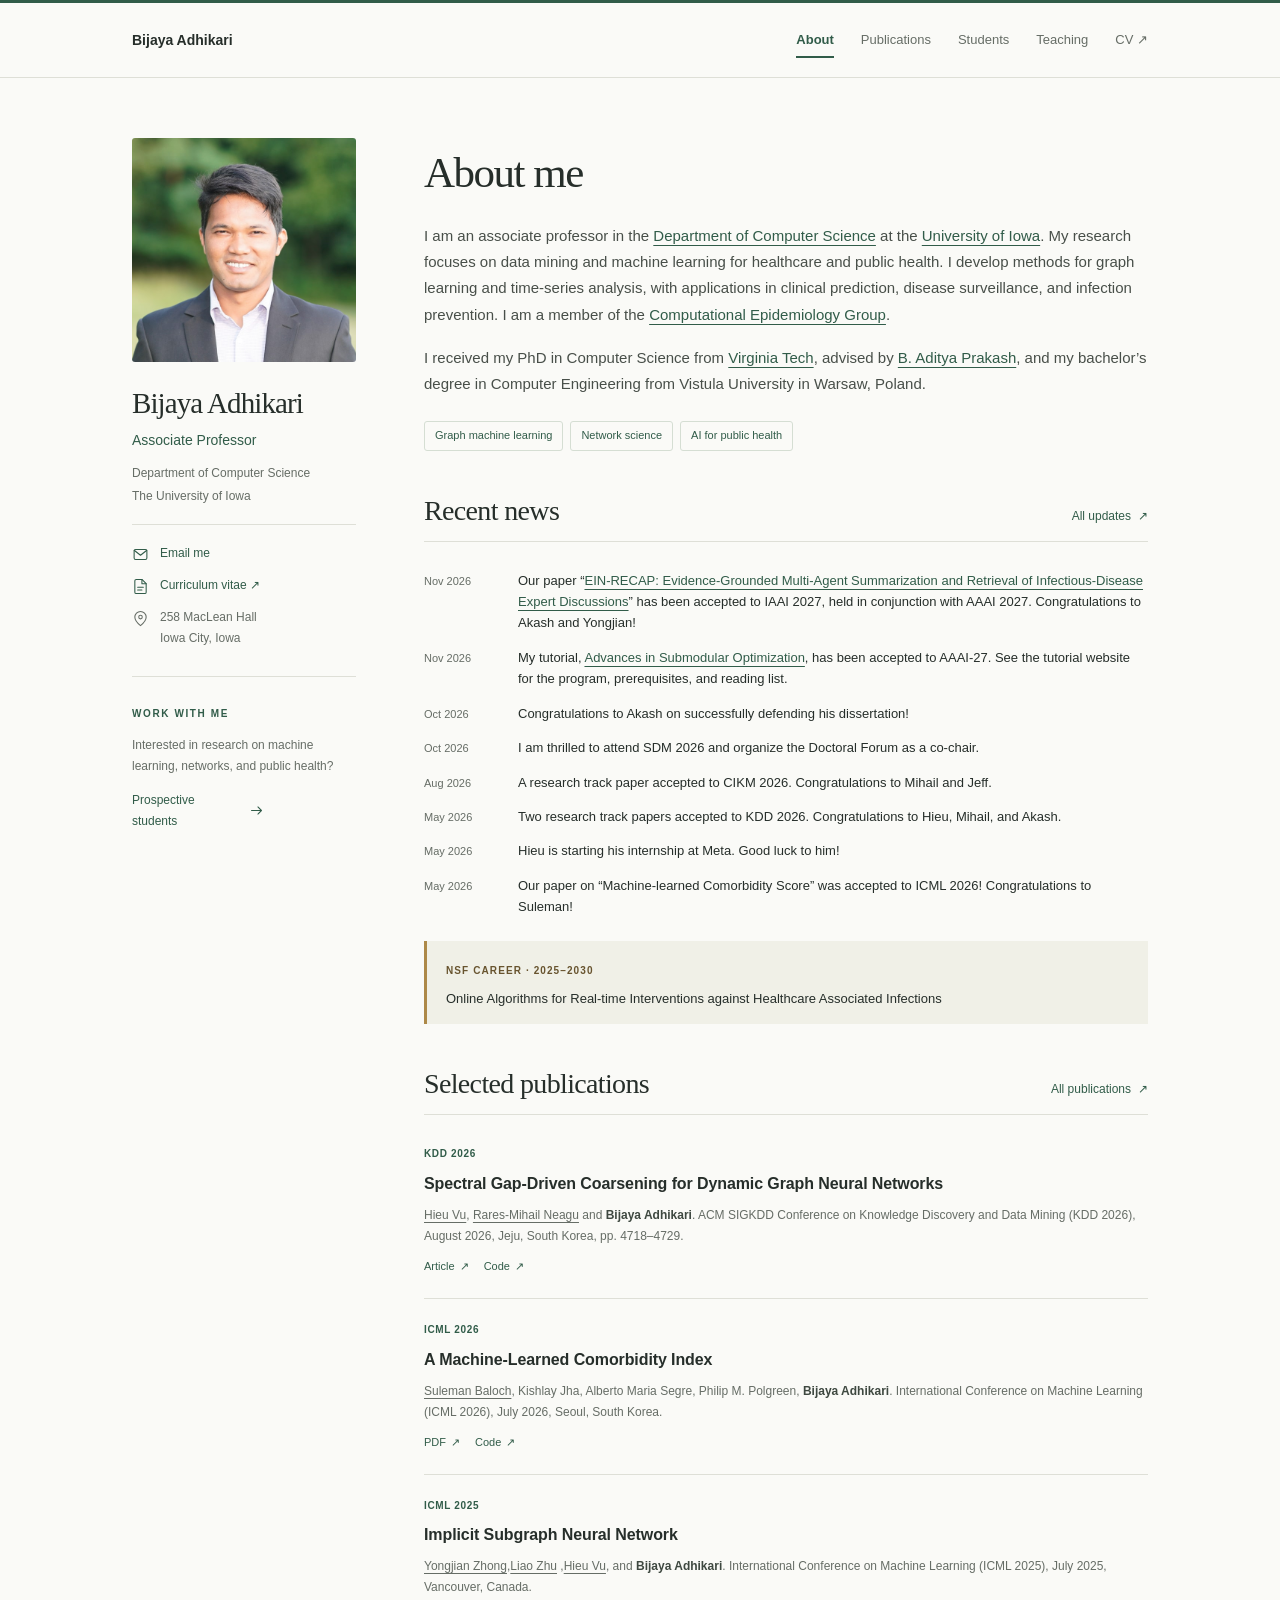
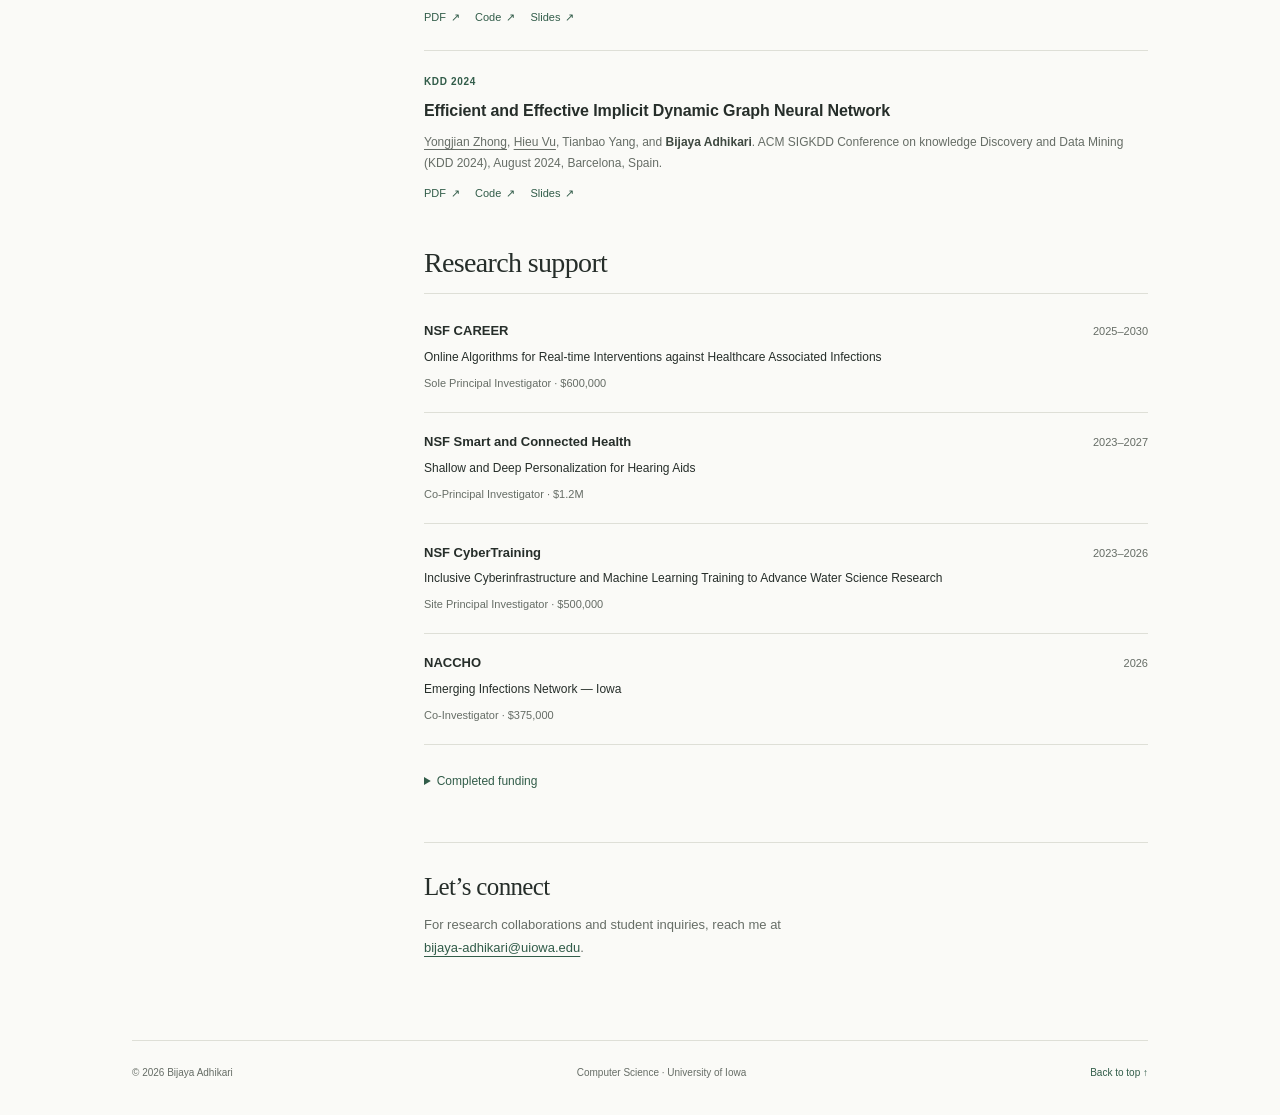
<file: index.html>
<!doctype html>
<html lang="en">
<head>
  <meta charset="utf-8">
  <meta name="viewport" content="width=device-width, initial-scale=1">
  <title>Home · Bijaya Adhikari</title>
  <meta name="description" content="Bijaya Adhikari is an associate professor of computer science at the University of Iowa, researching graph machine learning, networks, and public health.">
  <meta name="theme-color" content="#fafaf7">
  <link rel="canonical" href="https://bijayaadh.github.io/">
  <meta property="og:title" content="Home · Bijaya Adhikari">
  <meta property="og:description" content="Bijaya Adhikari is an associate professor of computer science at the University of Iowa, researching graph machine learning, networks, and public health.">
  <meta property="og:type" content="website">
  <meta property="og:image" content="https://bijayaadh.github.io/assets/img/portrait.jpg">
  <link rel="icon" href="assets/img/favicon.svg" type="image/svg+xml">
  <link rel="stylesheet" href="assets/style.css">
</head>
<body>
<a class="skip-link" href="#main">Skip to content</a>
<header class="site-header">
  <div class="header-inner">
    <a class="wordmark" href="index.html" aria-label="Bijaya Adhikari — home"><span>Bijaya Adhikari</span></a>
    <nav aria-label="Main navigation"><a href="index.html" aria-current="page">About</a><a href="publications.html">Publications</a><a href="prospective.html">Students</a><a href="teaching.html">Teaching</a><a href="assets/doc/CV.pdf">CV ↗</a></nav>
  </div>
</header>
<div class="site-layout">
  <aside class="profile" aria-label="Profile and contact">
    <img class="portrait" src="assets/img/portrait.jpg" alt="Bijaya Adhikari" width="440" height="440" fetchpriority="high">
    <div class="profile-details">
      <p class="profile-name">Bijaya Adhikari</p>
      <p class="position">Associate Professor</p>
      <p class="affiliation"><a href="https://cs.uiowa.edu/">Department of Computer Science</a><br><a href="https://uiowa.edu/">The University of Iowa</a></p>
      <div class="profile-links">
        <a href="mailto:bijaya-adhikari@uiowa.edu"><svg class="icon" viewBox="0 0 24 24" fill="none" stroke="currentColor" stroke-width="1.5" stroke-linecap="round" stroke-linejoin="round" aria-hidden="true"><rect x="3" y="5" width="18" height="14" rx="2"/><path d="m3 6 9 7 9-7"/></svg><span>Email me</span></a>
        <a href="assets/doc/CV.pdf"><svg class="icon" viewBox="0 0 24 24" fill="none" stroke="currentColor" stroke-width="1.5" stroke-linecap="round" stroke-linejoin="round" aria-hidden="true"><path d="M14 2H6a2 2 0 0 0-2 2v16a2 2 0 0 0 2 2h12a2 2 0 0 0 2-2V8Z"/><path d="M14 2v6h6M8 13h8M8 17h6"/></svg><span>Curriculum vitae <span aria-hidden="true">↗</span></span></a>
        <span><svg class="icon" viewBox="0 0 24 24" fill="none" stroke="currentColor" stroke-width="1.5" stroke-linecap="round" stroke-linejoin="round" aria-hidden="true"><path d="M20 10c0 6-8 12-8 12S4 16 4 10a8 8 0 1 1 16 0Z"/><circle cx="12" cy="10" r="2.5"/></svg><span>258 MacLean Hall<br>Iowa City, Iowa</span></span>
      </div>
      <div class="sidebar-note"><span class="eyebrow">Work with me</span><p>Interested in research on machine learning, networks, and public health?</p><a class="text-link" href="prospective.html#join">Prospective students <svg class="icon" viewBox="0 0 24 24" fill="none" stroke="currentColor" stroke-width="1.5" stroke-linecap="round" stroke-linejoin="round" aria-hidden="true"><path d="M5 12h14m-5-5 5 5-5 5"/></svg></a></div>
    </div>
  </aside>
  <main id="main" tabindex="-1">
<section class="intro" aria-labelledby="about-title">
  <h1 id="about-title">About me</h1>
  <p>I am an associate professor in the <a href="https://cs.uiowa.edu/">Department of Computer Science</a> at the <a href="https://uiowa.edu/">University of Iowa</a>. My research focuses on data mining and machine learning for healthcare and public health. I develop methods for graph learning and time-series analysis, with applications in clinical prediction, disease surveillance, and infection prevention. I am a member of the <a href="https://compepi.cs.uiowa.edu/">Computational Epidemiology Group</a>.</p>
  <p>I received my PhD in Computer Science from <a href="https://cs.vt.edu/">Virginia Tech</a>, advised by <a href="https://www.cc.gatech.edu/~badityap/">B. Aditya Prakash</a>, and my bachelor’s degree in Computer Engineering from Vistula University in Warsaw, Poland.</p>
  <div class="research-areas" aria-label="Research interests"><span>Graph machine learning</span><span>Network science</span><span>AI for public health</span></div>
</section>
<section aria-labelledby="news-title">
  <div class="section-heading"><h2 id="news-title">Recent news</h2><a class="text-link" href="news.html">All updates <span aria-hidden="true">↗</span></a></div>
<ol class="news-list"><li><time datetime="2026-11">Nov 2026</time><div>Our paper “<a href="publications.html#ein-recap">EIN-RECAP: Evidence-Grounded Multi-Agent Summarization and Retrieval of Infectious-Disease Expert Discussions</a>” has been accepted to IAAI 2027, held in conjunction with AAAI 2027. Congratulations to Akash and Yongjian!</div></li><li><time datetime="2026-11">Nov 2026</time><div>My tutorial, <a href="tutorials/aaai27-submodular-optimization/">Advances in Submodular Optimization</a>, has been accepted to AAAI-27. See the tutorial website for the program, prerequisites, and reading list.</div></li><li><time datetime="2026-10">Oct 2026</time><div>Congratulations to Akash on successfully defending his dissertation!</div></li><li><time datetime="2026-10">Oct 2026</time><div>I am thrilled to attend SDM 2026 and organize the Doctoral Forum as a co-chair.</div></li><li><time datetime="2026-08">Aug 2026</time><div>A research track paper accepted to CIKM 2026. Congratulations to Mihail and Jeff.</div></li><li><time datetime="2026-05">May 2026</time><div>Two research track papers accepted to KDD 2026. Congratulations to Hieu, Mihail, and Akash.</div></li><li><time datetime="2026-05">May 2026</time><div>Hieu is starting his internship at Meta. Good luck to him!</div></li><li><time datetime="2026-05">May 2026</time><div>Our paper on “Machine-learned Comorbidity Score” was accepted to ICML 2026! Congratulations to Suleman!</div></li></ol>
  <div class="highlight"><span class="highlight-label">NSF CAREER · 2025–2030</span><p>Online Algorithms for Real-time Interventions against Healthcare Associated Infections</p></div>
</section>
<section aria-labelledby="publications-title">
  <div class="section-heading"><h2 id="publications-title">Selected publications</h2><a class="text-link" href="publications.html">All publications <span aria-hidden="true">↗</span></a></div>
<article class="publication">
  <div class="publication-meta"><span class="venue">KDD 2026</span></div>
  <h3>Spectral Gap-Driven Coarsening for Dynamic Graph Neural Networks</h3>
  <p class="citation"><u class="student-author">Hieu Vu</u>, <u class="student-author">Rares-Mihail Neagu</u> and <strong>Bijaya Adhikari</strong>. ACM SIGKDD Conference on Knowledge Discovery and Data Mining (KDD 2026), August 2026, Jeju, South Korea, pp. 4718–4729.</p>
  <div class="resource-links"><a href="https://doi.org/10.1145/3770855.3818105">Article <span aria-hidden="true">↗</span></a><a href="https://github.com/hieuvt29/SACoD">Code <span aria-hidden="true">↗</span></a></div>
</article><article class="publication">
  <div class="publication-meta"><span class="venue">ICML 2026</span></div>
  <h3>A Machine-Learned Comorbidity Index</h3>
  <p class="citation"><u class="student-author">Suleman Baloch</u>, Kishlay Jha, Alberto Maria Segre, Philip M. Polgreen, <strong>Bijaya Adhikari</strong>. International Conference on Machine Learning (ICML 2026), July 2026, Seoul, South Korea.</p>
  <div class="resource-links"><a href="https://arxiv.org/pdf/2606.17450">PDF <span aria-hidden="true">↗</span></a><a href="https://github.com/sbbaloch2024/A-Machine-Learned-Comorbidity-Index">Code <span aria-hidden="true">↗</span></a></div>
</article><article class="publication">
  <div class="publication-meta"><span class="venue">ICML 2025</span></div>
  <h3>Implicit Subgraph Neural Network</h3>
  <p class="citation"><u class="student-author">Yongjian Zhong</u>,<u class="student-author">Liao Zhu</u> ,<u class="student-author">Hieu Vu</u>, and <strong>Bijaya Adhikari</strong>. International Conference on Machine Learning (ICML 2025), July 2025, Vancouver, Canada.</p>
  <div class="resource-links"><a href="assets/doc/papers/ISGNNICML2025.pdf">PDF <span aria-hidden="true">↗</span></a><a href="assets/doc/codes/ISGNNICML2025.zip">Code <span aria-hidden="true">↗</span></a><a href="assets/doc/slides/ISGNNICML2025.pdf">Slides <span aria-hidden="true">↗</span></a></div>
</article><article class="publication">
  <div class="publication-meta"><span class="venue">KDD 2024</span></div>
  <h3>Efficient and Effective Implicit Dynamic Graph Neural Network</h3>
  <p class="citation"><u class="student-author">Yongjian Zhong</u>, <u class="student-author">Hieu Vu</u>, Tianbao Yang, and <strong>Bijaya Adhikari</strong>. ACM SIGKDD Conference on knowledge Discovery and Data Mining (KDD 2024), August 2024, Barcelona, Spain.</p>
  <div class="resource-links"><a href="assets/doc/papers/IDGNNKDD2024.pdf">PDF <span aria-hidden="true">↗</span></a><a href="assets/doc/codes/IDGNN.zip">Code <span aria-hidden="true">↗</span></a><a href="assets/doc/slides/IDGNNKDD2024Slides.pdf">Slides <span aria-hidden="true">↗</span></a></div>
</article>
</section>
<section aria-labelledby="funding-title">
  <div class="section-heading"><h2 id="funding-title">Research support</h2></div>
  <ul class="funding-list">
    <li><div><strong>NSF CAREER</strong><p>Online Algorithms for Real-time Interventions against Healthcare Associated Infections</p><span>Sole Principal Investigator · $600,000</span></div><time>2025–2030</time></li>
    <li><div><strong>NSF Smart and Connected Health</strong><p>Shallow and Deep Personalization for Hearing Aids</p><span>Co-Principal Investigator · $1.2M</span></div><time>2023–2027</time></li>
    <li><div><strong>NSF CyberTraining</strong><p>Inclusive Cyberinfrastructure and Machine Learning Training to Advance Water Science Research</p><span>Site Principal Investigator · $500,000</span></div><time>2023–2026</time></li>
    <li><div><strong>NACCHO</strong><p>Emerging Infections Network — Iowa</p><span>Co-Investigator · $375,000</span></div><time>2026</time></li>
  </ul>
  <details><summary>Completed funding</summary><ul class="plain-list"><li><strong>UIowa OVPR Interdisciplinary Scholars Grant</strong><br>Co-Investigator · 2022–2025 · $220,000</li><li><strong>UIowa OVPR Jumpstarting Tomorrow Health Disparities and Machine Learning Community Feasibility Grant</strong><br>Principal Investigator · 2021–2022 · $25,000</li><li><strong>CDC MInD Healthcare Network COVID-19 Supplemental Funding</strong><br>Co-Investigator · 2020–2022 · $1.2M</li></ul></details>
</section>
<section class="contact-section" aria-labelledby="contact-title"><h2 id="contact-title">Let’s connect</h2><p>For research collaborations and student inquiries, reach me at<br><a href="mailto:bijaya-adhikari@uiowa.edu">bijaya-adhikari@uiowa.edu</a>.</p></section></main>
</div>
<footer class="site-footer"><span>© 2026 Bijaya Adhikari</span><span>Computer Science · University of Iowa</span><a href="#main">Back to top ↑</a></footer>
</body>
</html>
</file>
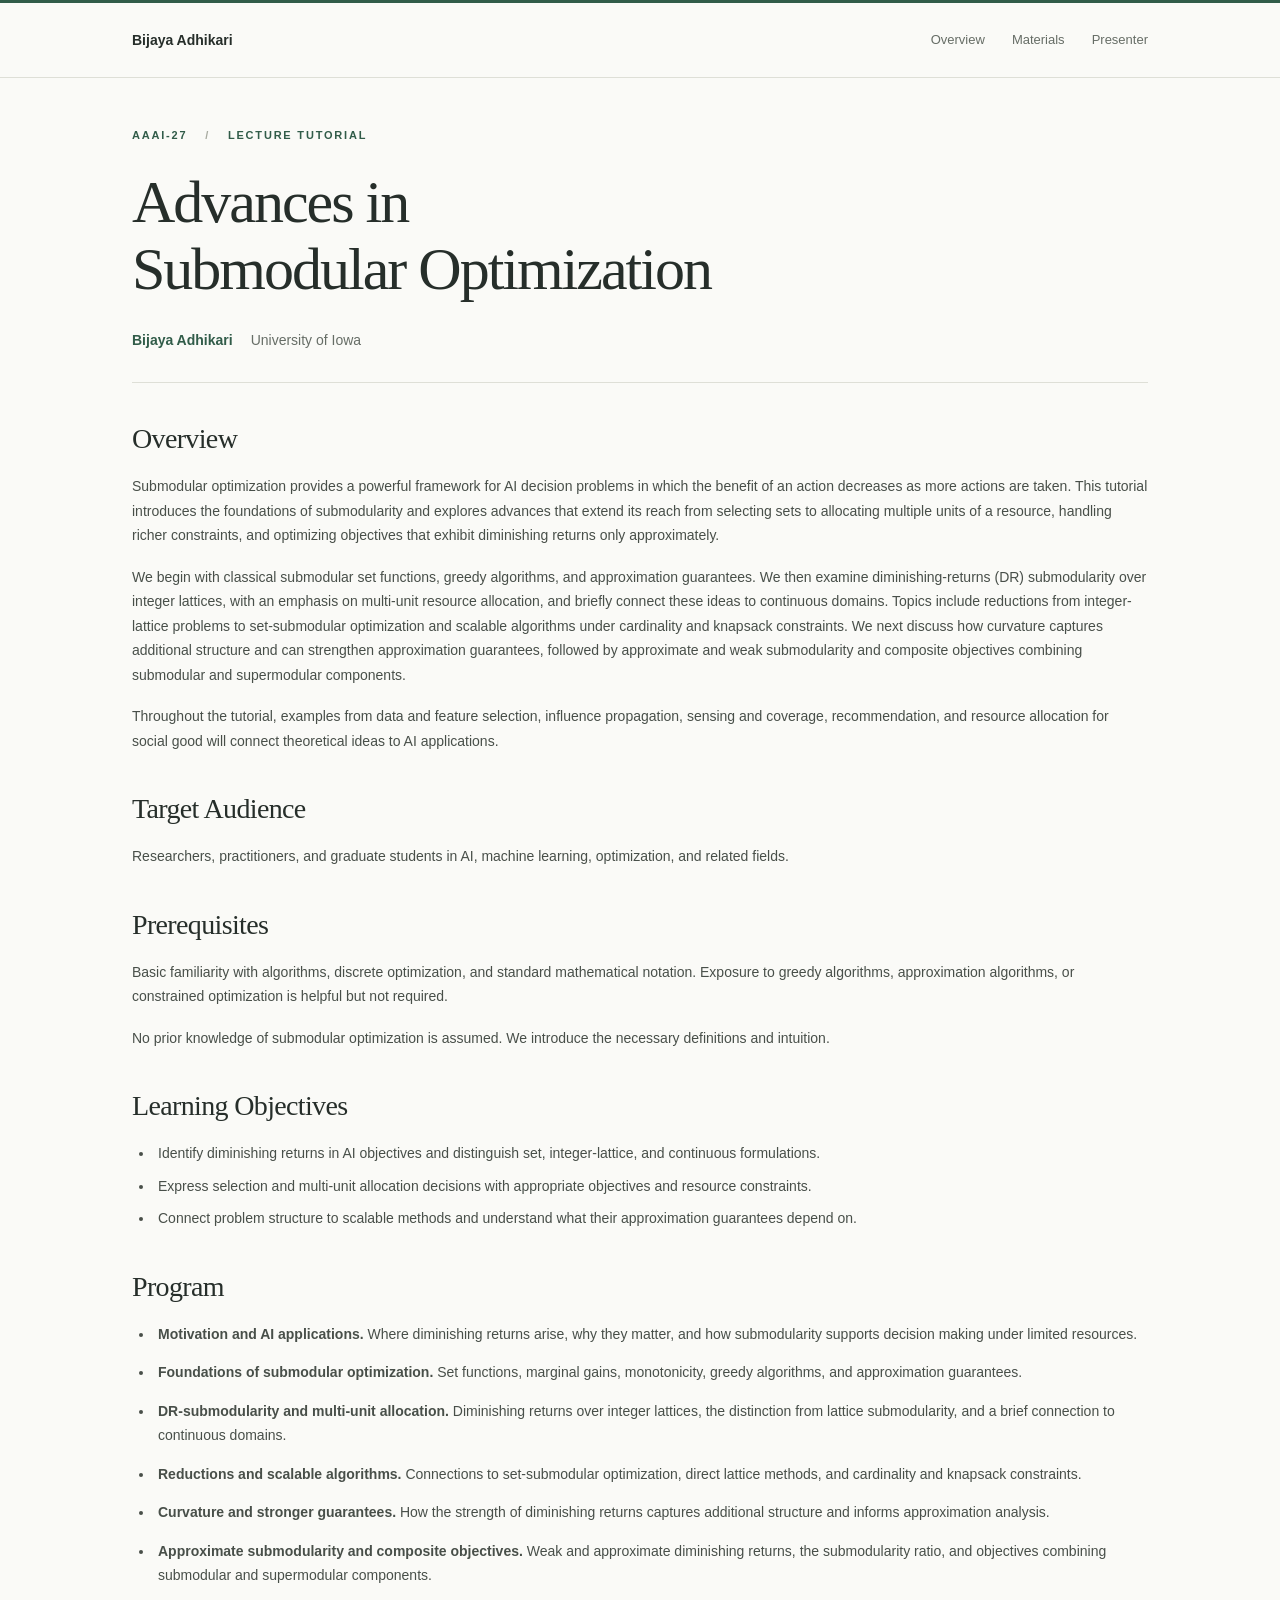
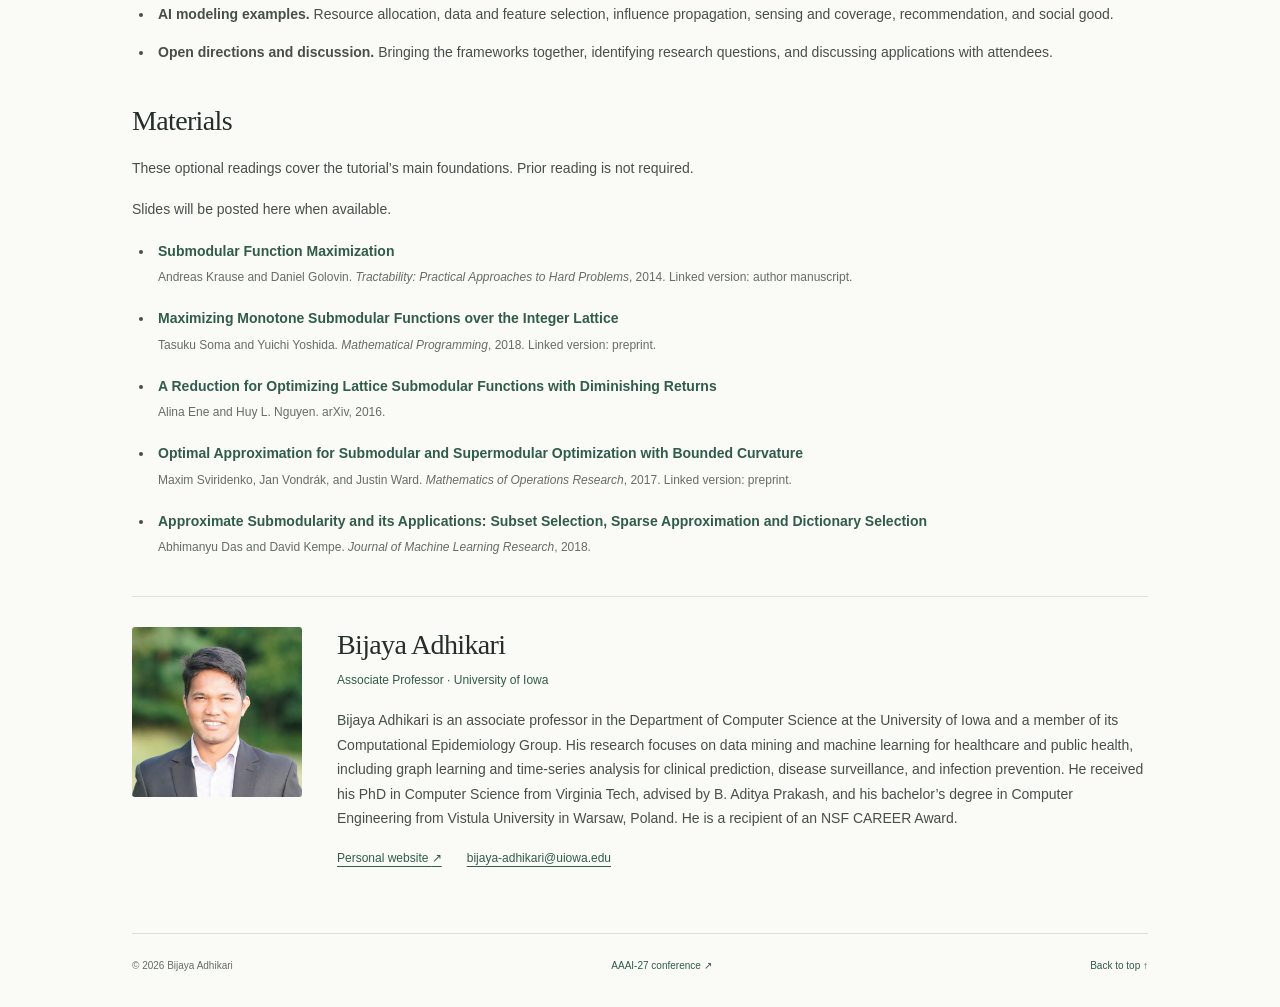
<file: tutorials/aaai27-submodular-optimization/index.html>
<!doctype html>
<html lang="en">
<head>
  <meta charset="utf-8">
  <meta name="viewport" content="width=device-width, initial-scale=1">
  <title>Advances in Submodular Optimization · AAAI-27 Tutorial</title>
  <meta name="description" content="An AAAI-27 tutorial by Bijaya Adhikari on submodularity, integer-lattice DR-submodular optimization, curvature, and approximate submodularity.">
  <meta name="theme-color" content="#fafaf7">
  <link rel="canonical" href="https://bijayaadh.github.io/tutorials/aaai27-submodular-optimization/">
  <meta property="og:title" content="Advances in Submodular Optimization · AAAI-27 Tutorial">
  <meta property="og:description" content="From classical set functions to multi-unit resource allocation, curvature, and approximate submodularity. A lecture tutorial with Bijaya Adhikari.">
  <meta property="og:type" content="website">
  <meta property="og:url" content="https://bijayaadh.github.io/tutorials/aaai27-submodular-optimization/">
  <meta property="og:image" content="https://bijayaadh.github.io/assets/img/portrait.jpg">
  <link rel="icon" href="../../assets/img/favicon.svg" type="image/svg+xml">
  <link rel="stylesheet" href="../../assets/style.css">
  <link rel="stylesheet" href="tutorial.css">
</head>
<body>
<a class="skip-link" href="#main">Skip to content</a>
<header class="site-header">
  <div class="header-inner">
    <a class="wordmark" href="../../index.html">Bijaya Adhikari</a>
    <nav aria-label="Tutorial navigation">
      <a href="#overview">Overview</a>
      <a href="#materials">Materials</a>
      <a href="#presenter">Presenter</a>
    </nav>
  </div>
</header>
<main id="main" class="tutorial-main" tabindex="-1">
  <section class="tutorial-hero" aria-labelledby="tutorial-title">
    <p class="eyebrow"><a href="https://aaai.org/conference/aaai/aaai-27/">AAAI-27</a> <span aria-hidden="true">/</span> Lecture tutorial</p>
    <h1 id="tutorial-title">Advances in<br>Submodular Optimization</h1>
    <p class="tutorial-byline"><a href="#presenter">Bijaya Adhikari</a><span>University of Iowa</span></p>
  </section>

  <section id="overview" aria-labelledby="overview-title">
    <h2 id="overview-title">Overview</h2>
    <p>Submodular optimization provides a powerful framework for AI decision problems in which the benefit of an action decreases as more actions are taken. This tutorial introduces the foundations of submodularity and explores advances that extend its reach from selecting sets to allocating multiple units of a resource, handling richer constraints, and optimizing objectives that exhibit diminishing returns only approximately.</p>
    <p>We begin with classical submodular set functions, greedy algorithms, and approximation guarantees. We then examine diminishing-returns (DR) submodularity over integer lattices, with an emphasis on multi-unit resource allocation, and briefly connect these ideas to continuous domains. Topics include reductions from integer-lattice problems to set-submodular optimization and scalable algorithms under cardinality and knapsack constraints. We next discuss how curvature captures additional structure and can strengthen approximation guarantees, followed by approximate and weak submodularity and composite objectives combining submodular and supermodular components.</p>
    <p>Throughout the tutorial, examples from data and feature selection, influence propagation, sensing and coverage, recommendation, and resource allocation for social good will connect theoretical ideas to AI applications.</p>
  </section>

  <section id="audience" aria-labelledby="audience-title">
    <h2 id="audience-title">Target Audience</h2>
    <p>Researchers, practitioners, and graduate students in AI, machine learning, optimization, and related fields.</p>
  </section>

  <section id="prerequisites" aria-labelledby="prerequisites-title">
    <h2 id="prerequisites-title">Prerequisites</h2>
    <p>Basic familiarity with algorithms, discrete optimization, and standard mathematical notation. Exposure to greedy algorithms, approximation algorithms, or constrained optimization is helpful but not required.</p>
    <p>No prior knowledge of submodular optimization is assumed. We introduce the necessary definitions and intuition.</p>
  </section>

  <section aria-labelledby="outcomes-title">
    <h2 id="outcomes-title">Learning Objectives</h2>
    <ul class="tutorial-objectives">
      <li>Identify diminishing returns in AI objectives and distinguish set, integer-lattice, and continuous formulations.</li>
      <li>Express selection and multi-unit allocation decisions with appropriate objectives and resource constraints.</li>
      <li>Connect problem structure to scalable methods and understand what their approximation guarantees depend on.</li>
    </ul>
  </section>

  <section id="program" aria-labelledby="program-title">
    <h2 id="program-title">Program</h2>
    <ul class="tutorial-program">
      <li><strong>Motivation and AI applications.</strong> Where diminishing returns arise, why they matter, and how submodularity supports decision making under limited resources.</li>
      <li><strong>Foundations of submodular optimization.</strong> Set functions, marginal gains, monotonicity, greedy algorithms, and approximation guarantees.</li>
      <li><strong>DR-submodularity and multi-unit allocation.</strong> Diminishing returns over integer lattices, the distinction from lattice submodularity, and a brief connection to continuous domains.</li>
      <li><strong>Reductions and scalable algorithms.</strong> Connections to set-submodular optimization, direct lattice methods, and cardinality and knapsack constraints.</li>
      <li><strong>Curvature and stronger guarantees.</strong> How the strength of diminishing returns captures additional structure and informs approximation analysis.</li>
      <li><strong>Approximate submodularity and composite objectives.</strong> Weak and approximate diminishing returns, the submodularity ratio, and objectives combining submodular and supermodular components.</li>
      <li><strong>AI modeling examples.</strong> Resource allocation, data and feature selection, influence propagation, sensing and coverage, recommendation, and social good.</li>
      <li><strong>Open directions and discussion.</strong> Bringing the frameworks together, identifying research questions, and discussing applications with attendees.</li>
    </ul>
  </section>

  <section id="materials" aria-labelledby="materials-title">
    <h2 id="materials-title">Materials</h2>
    <p>These optional readings cover the tutorial’s main foundations. Prior reading is not required.</p>
    <p>Slides will be posted here when available.</p>
    <ul class="tutorial-readings">
      <li><a class="reading-title" href="https://www.cs.cmu.edu/~dgolovin/papers/submodular_survey12.pdf">Submodular Function Maximization</a><p>Andreas Krause and Daniel Golovin. <cite>Tractability: Practical Approaches to Hard Problems</cite>, 2014. <span class="reading-version">Linked version: author manuscript.</span></p></li>
      <li><a class="reading-title" href="https://arxiv.org/abs/1503.01218">Maximizing Monotone Submodular Functions over the Integer Lattice</a><p>Tasuku Soma and Yuichi Yoshida. <cite>Mathematical Programming</cite>, 2018. <span class="reading-version">Linked version: preprint.</span></p></li>
      <li><a class="reading-title" href="https://arxiv.org/abs/1606.08362">A Reduction for Optimizing Lattice Submodular Functions with Diminishing Returns</a><p>Alina Ene and Huy L. Nguyen. arXiv, 2016.</p></li>
      <li><a class="reading-title" href="https://arxiv.org/abs/1311.4728">Optimal Approximation for Submodular and Supermodular Optimization with Bounded Curvature</a><p>Maxim Sviridenko, Jan Vondrák, and Justin Ward. <cite>Mathematics of Operations Research</cite>, 2017. <span class="reading-version">Linked version: preprint.</span></p></li>
      <li><a class="reading-title" href="https://jmlr.org/papers/v19/16-534.html">Approximate Submodularity and its Applications: Subset Selection, Sparse Approximation and Dictionary Selection</a><p>Abhimanyu Das and David Kempe. <cite>Journal of Machine Learning Research</cite>, 2018.</p></li>
    </ul>
  </section>

  <section id="presenter" aria-labelledby="presenter-title">
    <div class="tutorial-presenter">
      <img src="../../assets/img/portrait.jpg" alt="Bijaya Adhikari" width="440" height="440" loading="lazy">
      <div><h2 id="presenter-title">Bijaya Adhikari</h2><p class="presenter-affiliation">Associate Professor · University of Iowa</p>
      <p>Bijaya Adhikari is an associate professor in the Department of Computer Science at the University of Iowa and a member of its Computational Epidemiology Group. His research focuses on data mining and machine learning for healthcare and public health, including graph learning and time-series analysis for clinical prediction, disease surveillance, and infection prevention. He received his PhD in Computer Science from Virginia Tech, advised by B. Aditya Prakash, and his bachelor’s degree in Computer Engineering from Vistula University in Warsaw, Poland. He is a recipient of an NSF CAREER Award.</p>
      <div class="presenter-links"><a href="../../index.html">Personal website <span aria-hidden="true">↗</span></a><a href="mailto:bijaya-adhikari@uiowa.edu">bijaya-adhikari@uiowa.edu</a></div></div>
    </div>
  </section>
</main>
<footer class="site-footer"><span>© 2026 Bijaya Adhikari</span><a href="https://aaai.org/conference/aaai/aaai-27/">AAAI-27 conference <span aria-hidden="true">↗</span></a><a href="#main">Back to top ↑</a></footer>
</body>
</html>
</file>
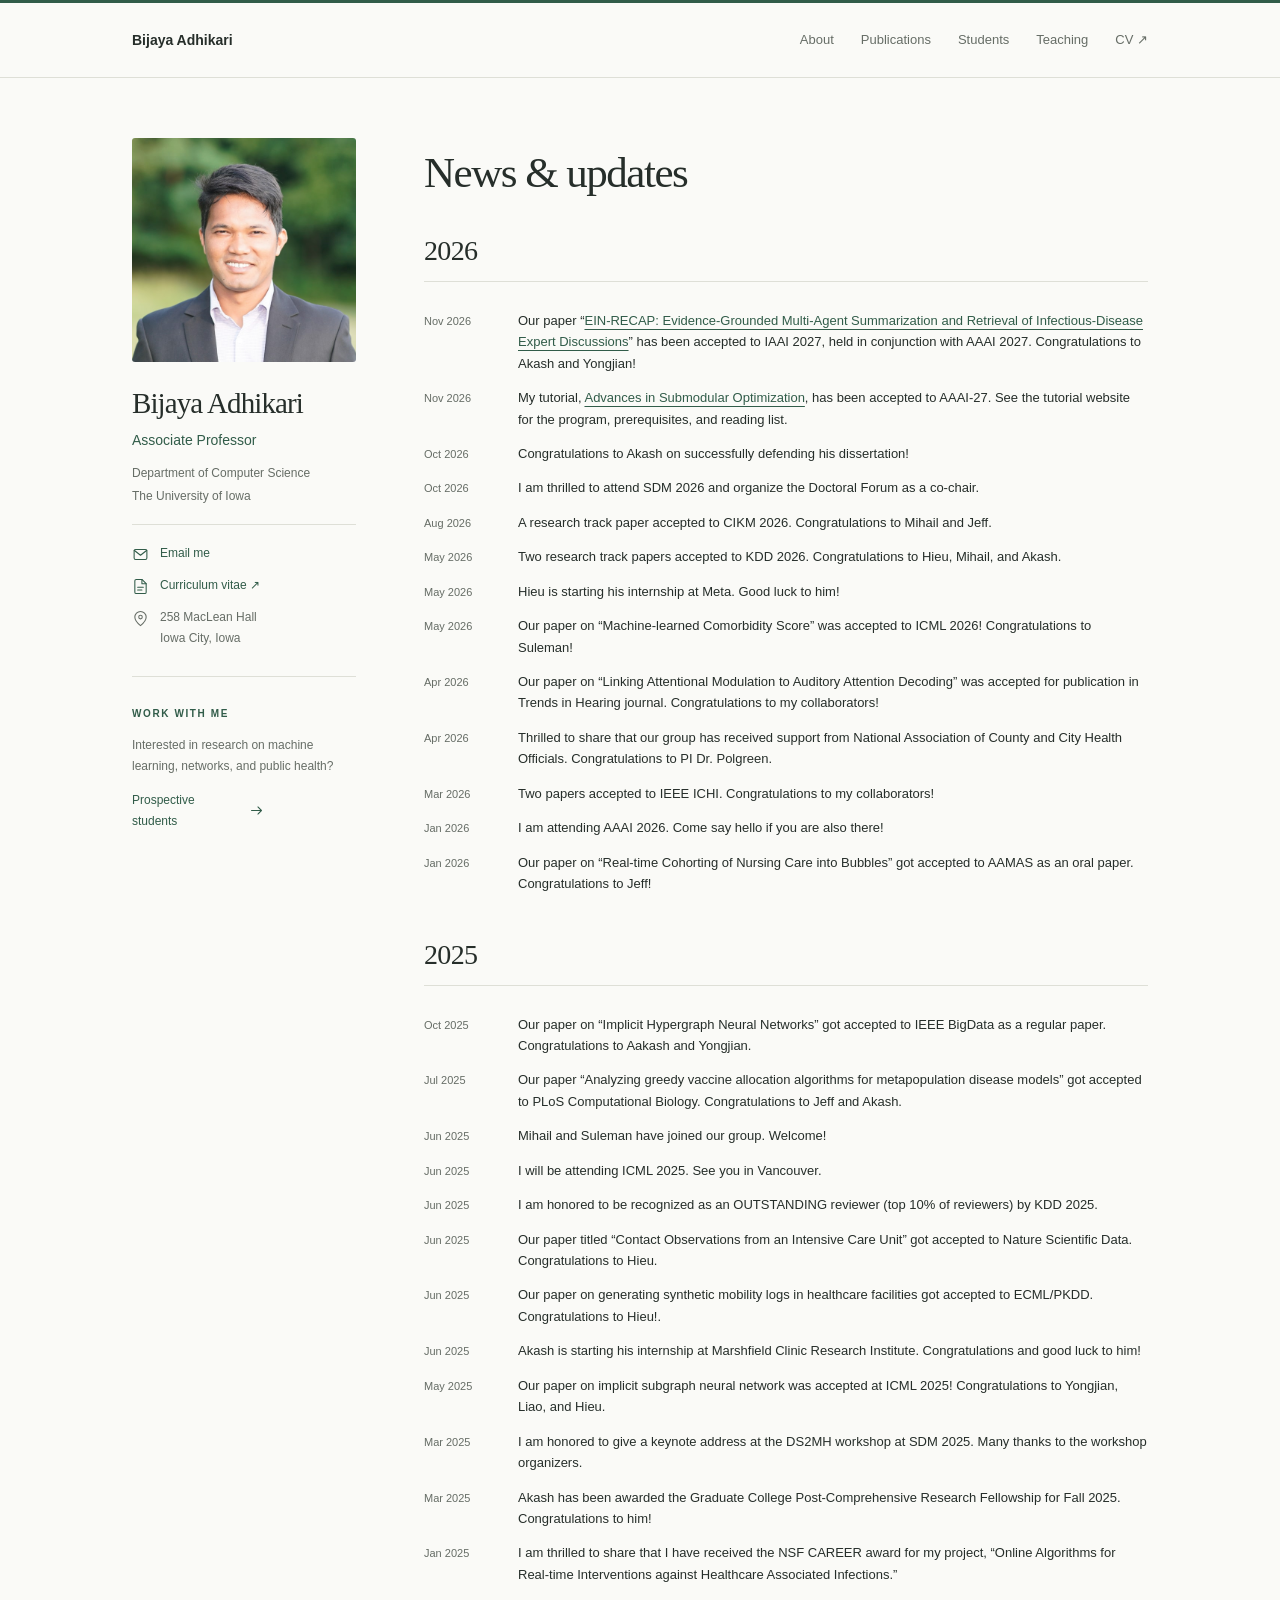
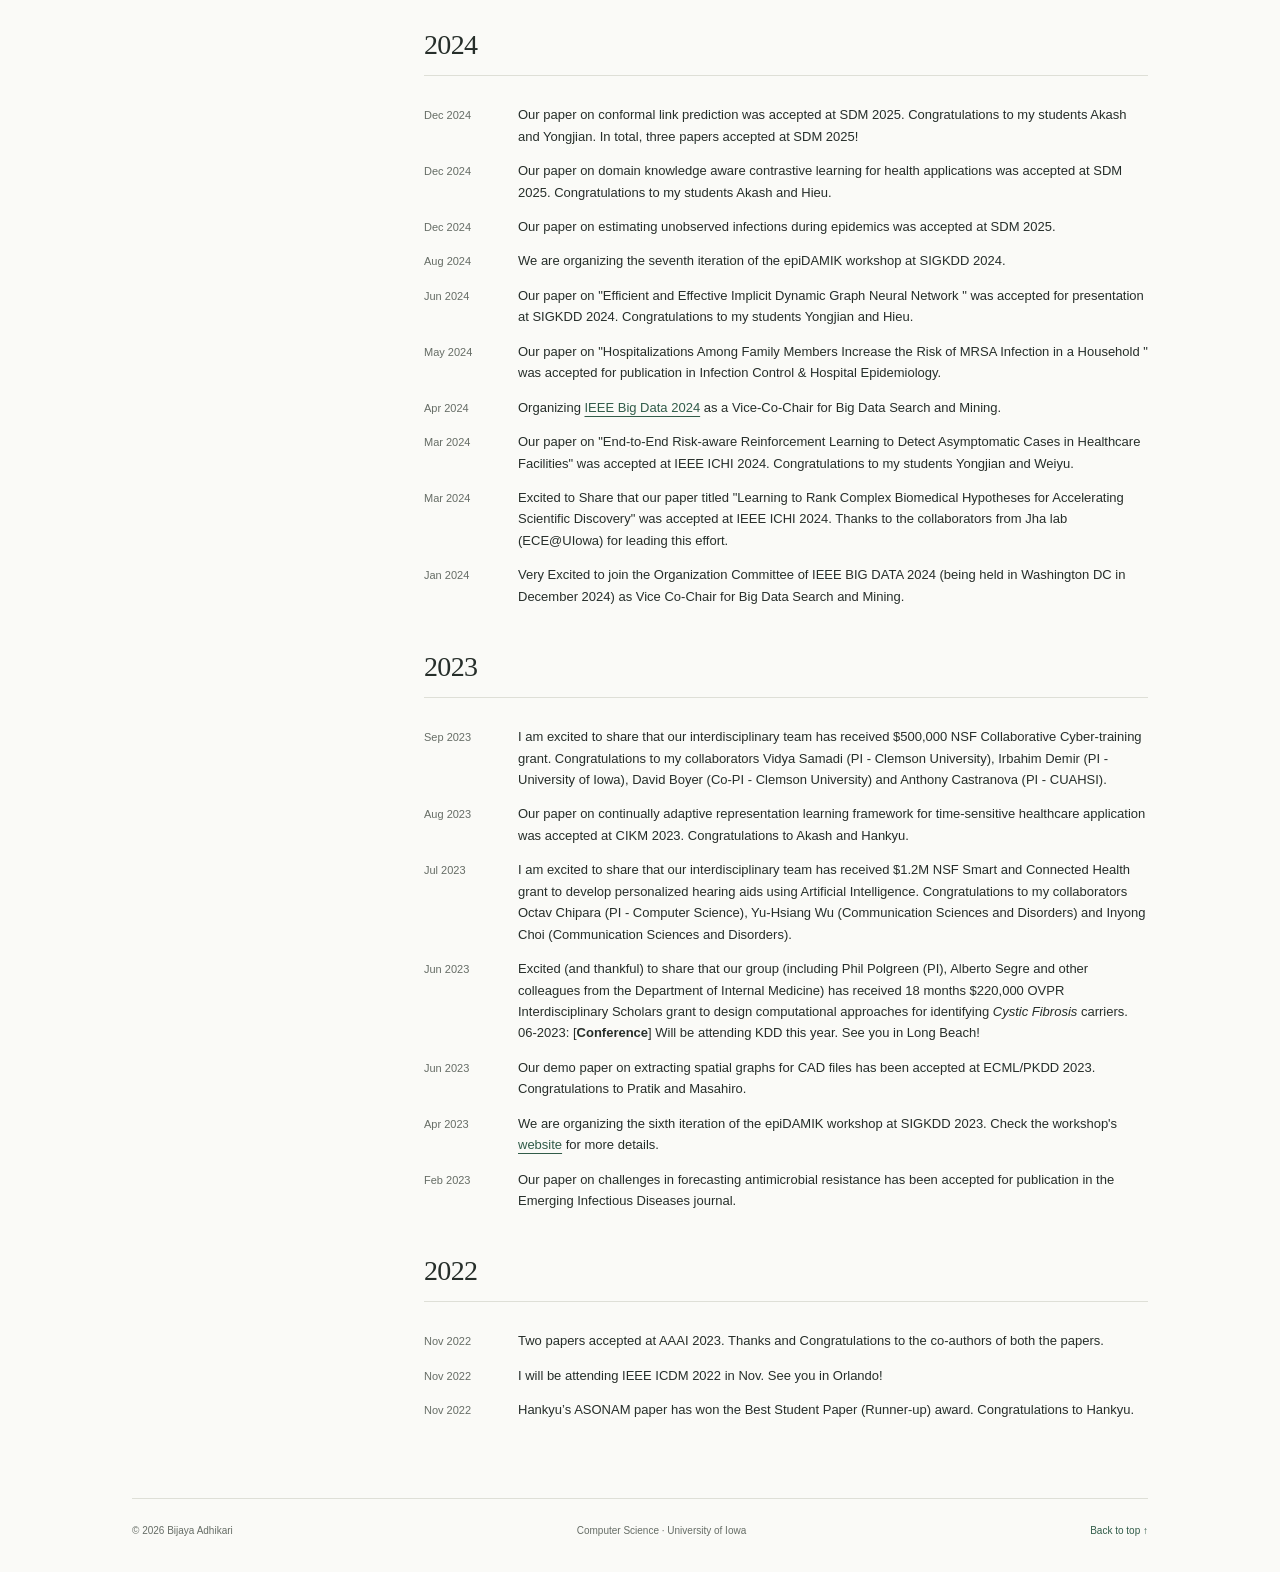
<file: news.html>
<!doctype html>
<html lang="en">
<head>
  <meta charset="utf-8">
  <meta name="viewport" content="width=device-width, initial-scale=1">
  <title>News · Bijaya Adhikari</title>
  <meta name="description" content="Research news, student achievements, funding, and conference updates from Bijaya Adhikari at the University of Iowa.">
  <meta name="theme-color" content="#fafaf7">
  <link rel="canonical" href="https://bijayaadh.github.io/news.html">
  <meta property="og:title" content="News · Bijaya Adhikari">
  <meta property="og:description" content="Research news, student achievements, funding, and conference updates from Bijaya Adhikari at the University of Iowa.">
  <meta property="og:type" content="website">
  <meta property="og:image" content="https://bijayaadh.github.io/assets/img/portrait.jpg">
  <link rel="icon" href="assets/img/favicon.svg" type="image/svg+xml">
  <link rel="stylesheet" href="assets/style.css">
</head>
<body>
<a class="skip-link" href="#main">Skip to content</a>
<header class="site-header">
  <div class="header-inner">
    <a class="wordmark" href="index.html" aria-label="Bijaya Adhikari — home"><span>Bijaya Adhikari</span></a>
    <nav aria-label="Main navigation"><a href="index.html">About</a><a href="publications.html">Publications</a><a href="prospective.html">Students</a><a href="teaching.html">Teaching</a><a href="assets/doc/CV.pdf">CV ↗</a></nav>
  </div>
</header>
<div class="site-layout">
  <aside class="profile" aria-label="Profile and contact">
    <img class="portrait" src="assets/img/portrait.jpg" alt="Bijaya Adhikari" width="440" height="440" fetchpriority="high">
    <div class="profile-details">
      <p class="profile-name">Bijaya Adhikari</p>
      <p class="position">Associate Professor</p>
      <p class="affiliation"><a href="https://cs.uiowa.edu/">Department of Computer Science</a><br><a href="https://uiowa.edu/">The University of Iowa</a></p>
      <div class="profile-links">
        <a href="mailto:bijaya-adhikari@uiowa.edu"><svg class="icon" viewBox="0 0 24 24" fill="none" stroke="currentColor" stroke-width="1.5" stroke-linecap="round" stroke-linejoin="round" aria-hidden="true"><rect x="3" y="5" width="18" height="14" rx="2"/><path d="m3 6 9 7 9-7"/></svg><span>Email me</span></a>
        <a href="assets/doc/CV.pdf"><svg class="icon" viewBox="0 0 24 24" fill="none" stroke="currentColor" stroke-width="1.5" stroke-linecap="round" stroke-linejoin="round" aria-hidden="true"><path d="M14 2H6a2 2 0 0 0-2 2v16a2 2 0 0 0 2 2h12a2 2 0 0 0 2-2V8Z"/><path d="M14 2v6h6M8 13h8M8 17h6"/></svg><span>Curriculum vitae <span aria-hidden="true">↗</span></span></a>
        <span><svg class="icon" viewBox="0 0 24 24" fill="none" stroke="currentColor" stroke-width="1.5" stroke-linecap="round" stroke-linejoin="round" aria-hidden="true"><path d="M20 10c0 6-8 12-8 12S4 16 4 10a8 8 0 1 1 16 0Z"/><circle cx="12" cy="10" r="2.5"/></svg><span>258 MacLean Hall<br>Iowa City, Iowa</span></span>
      </div>
      <div class="sidebar-note"><span class="eyebrow">Work with me</span><p>Interested in research on machine learning, networks, and public health?</p><a class="text-link" href="prospective.html#join">Prospective students <svg class="icon" viewBox="0 0 24 24" fill="none" stroke="currentColor" stroke-width="1.5" stroke-linecap="round" stroke-linejoin="round" aria-hidden="true"><path d="M5 12h14m-5-5 5 5-5 5"/></svg></a></div>
    </div>
  </aside>
  <main id="main" tabindex="-1"><header class="page-intro"><h1>News &amp; updates</h1></header><section><div class="section-heading"><h2>2026</h2></div><ol class="news-list"><li><time datetime="2026-11">Nov 2026</time><div>Our paper “<a href="publications.html#ein-recap">EIN-RECAP: Evidence-Grounded Multi-Agent Summarization and Retrieval of Infectious-Disease Expert Discussions</a>” has been accepted to IAAI 2027, held in conjunction with AAAI 2027. Congratulations to Akash and Yongjian!</div></li><li><time datetime="2026-11">Nov 2026</time><div>My tutorial, <a href="tutorials/aaai27-submodular-optimization/">Advances in Submodular Optimization</a>, has been accepted to AAAI-27. See the tutorial website for the program, prerequisites, and reading list.</div></li><li><time datetime="2026-10">Oct 2026</time><div>Congratulations to Akash on successfully defending his dissertation!</div></li><li><time datetime="2026-10">Oct 2026</time><div>I am thrilled to attend SDM 2026 and organize the Doctoral Forum as a co-chair.</div></li><li><time datetime="2026-08">Aug 2026</time><div>A research track paper accepted to CIKM 2026. Congratulations to Mihail and Jeff.</div></li><li><time datetime="2026-05">May 2026</time><div>Two research track papers accepted to KDD 2026. Congratulations to Hieu, Mihail, and Akash.</div></li><li><time datetime="2026-05">May 2026</time><div>Hieu is starting his internship at Meta. Good luck to him!</div></li><li><time datetime="2026-05">May 2026</time><div>Our paper on “Machine-learned Comorbidity Score” was accepted to ICML 2026! Congratulations to Suleman!</div></li><li><time datetime="2026-04">Apr 2026</time><div>Our paper on “Linking Attentional Modulation to Auditory Attention Decoding” was accepted for publication in Trends in Hearing journal. Congratulations to my collaborators!</div></li><li><time datetime="2026-04">Apr 2026</time><div>Thrilled to share that our group has received support from National Association of County and City Health Officials. Congratulations to PI Dr. Polgreen.</div></li><li><time datetime="2026-03">Mar 2026</time><div>Two papers accepted to IEEE ICHI. Congratulations to my collaborators!</div></li><li><time datetime="2026-01">Jan 2026</time><div>I am attending AAAI 2026. Come say hello if you are also there!</div></li><li><time datetime="2026-01">Jan 2026</time><div>Our paper on “Real-time Cohorting of Nursing Care into Bubbles” got accepted to AAMAS as an oral paper. Congratulations to Jeff!</div></li></ol></section><section><div class="section-heading"><h2>2025</h2></div><ol class="news-list"><li><time datetime="2025-10">Oct 2025</time><div>Our paper on “Implicit Hypergraph Neural Networks” got accepted to IEEE BigData as a regular paper. Congratulations to Aakash and Yongjian.</div></li><li><time datetime="2025-07">Jul 2025</time><div>Our paper “Analyzing greedy vaccine allocation algorithms for metapopulation disease models” got accepted to PLoS Computational Biology. Congratulations to Jeff and Akash.</div></li><li><time datetime="2025-06">Jun 2025</time><div>Mihail and Suleman have joined our group. Welcome!</div></li><li><time datetime="2025-06">Jun 2025</time><div>I will be attending ICML 2025. See you in Vancouver.</div></li><li><time datetime="2025-06">Jun 2025</time><div>I am honored to be recognized as an OUTSTANDING reviewer (top 10% of reviewers) by KDD 2025.</div></li><li><time datetime="2025-06">Jun 2025</time><div>Our paper titled “Contact Observations from an Intensive Care Unit” got accepted to Nature Scientific Data. Congratulations to Hieu.</div></li><li><time datetime="2025-06">Jun 2025</time><div>Our paper on generating synthetic mobility logs in healthcare facilities got accepted to ECML/PKDD. Congratulations to Hieu!.</div></li><li><time datetime="2025-06">Jun 2025</time><div>Akash is starting his internship at Marshfield Clinic Research Institute. Congratulations and good luck to him!</div></li><li><time datetime="2025-05">May 2025</time><div>Our paper on implicit subgraph neural network was accepted at ICML 2025! Congratulations to Yongjian, Liao, and Hieu.</div></li><li><time datetime="2025-03">Mar 2025</time><div>I am honored to give a keynote address at the DS2MH workshop at SDM 2025. Many thanks to the workshop organizers.</div></li><li><time datetime="2025-03">Mar 2025</time><div>Akash has been awarded the Graduate College Post-Comprehensive Research Fellowship for Fall 2025. Congratulations to him!</div></li><li><time datetime="2025-01">Jan 2025</time><div>I am thrilled to share that I have received the NSF CAREER award for my project, “Online Algorithms for Real-time Interventions against Healthcare Associated Infections.”</div></li></ol></section><section><div class="section-heading"><h2>2024</h2></div><ol class="news-list"><li><time datetime="2024-12">Dec 2024</time><div>Our paper on conformal link prediction was accepted at SDM 2025. Congratulations to my students Akash and Yongjian. In total, three papers accepted at SDM 2025!</div></li><li><time datetime="2024-12">Dec 2024</time><div>Our paper on domain knowledge aware contrastive learning for health applications was accepted at SDM 2025. Congratulations to my students Akash and Hieu.</div></li><li><time datetime="2024-12">Dec 2024</time><div>Our paper on estimating unobserved infections during epidemics was accepted at SDM 2025.</div></li><li><time datetime="2024-08">Aug 2024</time><div>We are organizing the seventh iteration of the epiDAMIK workshop at SIGKDD 2024.</div></li><li><time datetime="2024-06">Jun 2024</time><div>Our paper on &quot;Efficient and Effective Implicit Dynamic Graph Neural Network &quot; was accepted for presentation at SIGKDD 2024. Congratulations to my students Yongjian and Hieu.</div></li><li><time datetime="2024-05">May 2024</time><div>Our paper on &quot;Hospitalizations Among Family Members Increase the Risk of MRSA Infection in a Household &quot; was accepted for publication in Infection Control &amp; Hospital Epidemiology.</div></li><li><time datetime="2024-04">Apr 2024</time><div>Organizing <a href="https://www3.cs.stonybrook.edu/~ieeebigdata2024/">IEEE Big Data 2024</a> as a Vice-Co-Chair for Big Data Search and Mining.</div></li><li><time datetime="2024-03">Mar 2024</time><div>Our paper on &quot;End-to-End Risk-aware Reinforcement Learning to Detect Asymptomatic Cases in Healthcare Facilities&quot; was accepted at IEEE ICHI 2024. Congratulations to my students Yongjian and Weiyu.</div></li><li><time datetime="2024-03">Mar 2024</time><div>Excited to Share that our paper titled &quot;Learning to Rank Complex Biomedical Hypotheses for Accelerating Scientific Discovery&quot; was accepted at IEEE ICHI 2024. Thanks to the collaborators from Jha lab (ECE@UIowa) for leading this effort.</div></li><li><time datetime="2024-01">Jan 2024</time><div>Very Excited to join the Organization Committee of IEEE BIG DATA 2024 (being held in Washington DC in December 2024) as Vice Co-Chair for Big Data Search and Mining.</div></li></ol></section><section><div class="section-heading"><h2>2023</h2></div><ol class="news-list"><li><time datetime="2023-09">Sep 2023</time><div>I am excited to share that our interdisciplinary team has received $500,000 NSF Collaborative Cyber-training grant. Congratulations to my collaborators Vidya Samadi (PI - Clemson University), Irbahim Demir (PI - University of Iowa), David Boyer (Co-PI - Clemson University) and Anthony Castranova (PI - CUAHSI).</div></li><li><time datetime="2023-08">Aug 2023</time><div>Our paper on continually adaptive representation learning framework for time-sensitive healthcare application was accepted at CIKM 2023. Congratulations to Akash and Hankyu.</div></li><li><time datetime="2023-07">Jul 2023</time><div>I am excited to share that our interdisciplinary team has received $1.2M NSF Smart and Connected Health grant to develop personalized hearing aids using Artificial Intelligence. Congratulations to my collaborators Octav Chipara (PI - Computer Science), Yu-Hsiang Wu (Communication Sciences and Disorders) and Inyong Choi (Communication Sciences and Disorders).</div></li><li><time datetime="2023-06">Jun 2023</time><div>Excited (and thankful) to share that our group (including Phil Polgreen (PI), Alberto Segre and other colleagues from the Department of Internal Medicine) has received 18 months $220,000 OVPR Interdisciplinary Scholars grant to design computational approaches for identifying <em>Cystic Fibrosis</em> carriers. 06-2023: [<strong>Conference</strong>] Will be attending KDD this year. See you in Long Beach!</div></li><li><time datetime="2023-06">Jun 2023</time><div>Our demo paper on extracting spatial graphs for CAD files has been accepted at ECML/PKDD 2023. Congratulations to Pratik and Masahiro.</div></li><li><time datetime="2023-04">Apr 2023</time><div>We are organizing the sixth iteration of the epiDAMIK workshop at SIGKDD 2023. Check the workshop&#x27;s <a href="https://epidamik.github.io/">website</a> for more details.</div></li><li><time datetime="2023-02">Feb 2023</time><div>Our paper on challenges in forecasting antimicrobial resistance has been accepted for publication in the Emerging Infectious Diseases journal.</div></li></ol></section><section><div class="section-heading"><h2>2022</h2></div><ol class="news-list"><li><time datetime="2022-11">Nov 2022</time><div>Two papers accepted at AAAI 2023. Thanks and Congratulations to the co-authors of both the papers.</div></li><li><time datetime="2022-11">Nov 2022</time><div>I will be attending IEEE ICDM 2022 in Nov. See you in Orlando!</div></li><li><time datetime="2022-11">Nov 2022</time><div>Hankyu’s ASONAM paper has won the Best Student Paper (Runner-up) award. Congratulations to Hankyu.</div></li></ol></section></main>
</div>
<footer class="site-footer"><span>© 2026 Bijaya Adhikari</span><span>Computer Science · University of Iowa</span><a href="#main">Back to top ↑</a></footer>
</body>
</html>
</file>
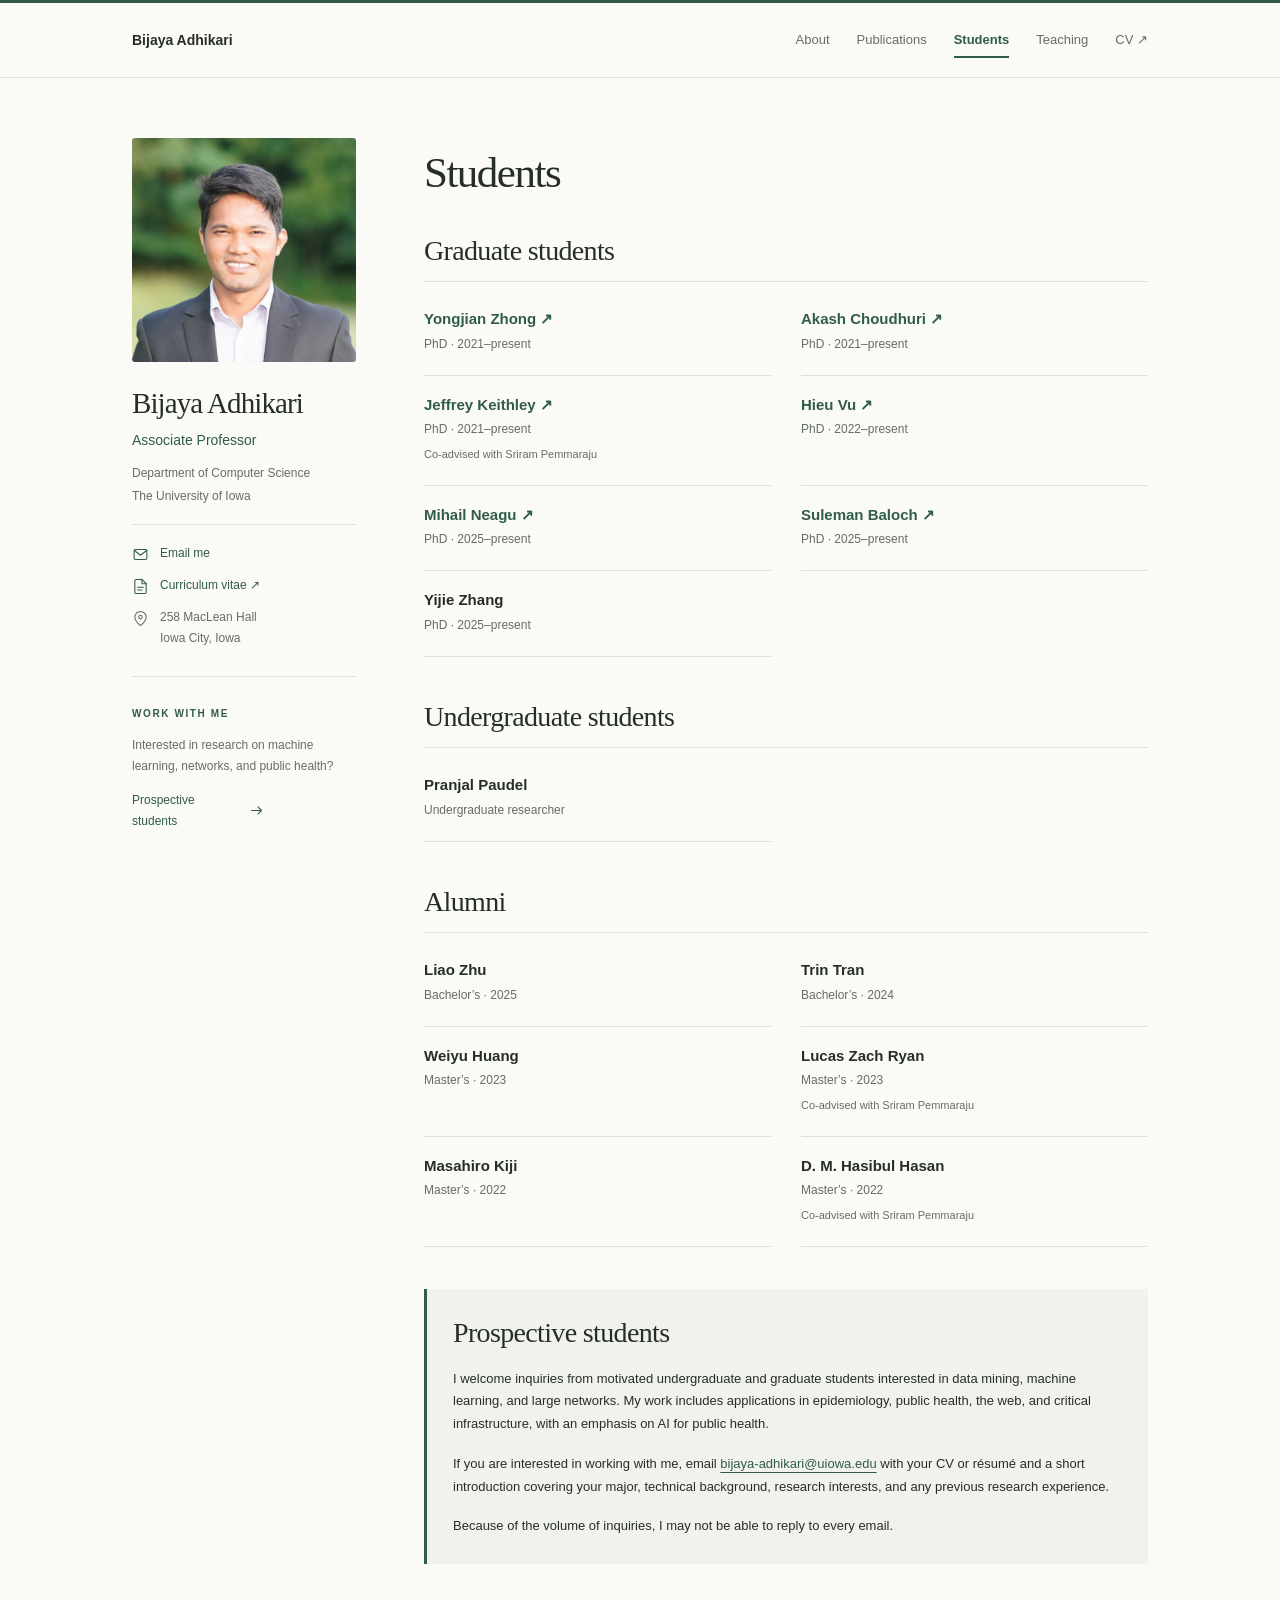
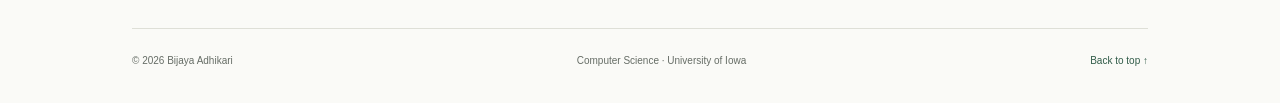
<file: prospective.html>
<!doctype html>
<html lang="en">
<head>
  <meta charset="utf-8">
  <meta name="viewport" content="width=device-width, initial-scale=1">
  <title>Students · Bijaya Adhikari</title>
  <meta name="description" content="Current students, alumni, and information for prospective students interested in working with Bijaya Adhikari at the University of Iowa.">
  <meta name="theme-color" content="#fafaf7">
  <link rel="canonical" href="https://bijayaadh.github.io/prospective.html">
  <meta property="og:title" content="Students · Bijaya Adhikari">
  <meta property="og:description" content="Current students, alumni, and information for prospective students interested in working with Bijaya Adhikari at the University of Iowa.">
  <meta property="og:type" content="website">
  <meta property="og:image" content="https://bijayaadh.github.io/assets/img/portrait.jpg">
  <link rel="icon" href="assets/img/favicon.svg" type="image/svg+xml">
  <link rel="stylesheet" href="assets/style.css">
</head>
<body>
<a class="skip-link" href="#main">Skip to content</a>
<header class="site-header">
  <div class="header-inner">
    <a class="wordmark" href="index.html" aria-label="Bijaya Adhikari — home"><span>Bijaya Adhikari</span></a>
    <nav aria-label="Main navigation"><a href="index.html">About</a><a href="publications.html">Publications</a><a href="prospective.html" aria-current="page">Students</a><a href="teaching.html">Teaching</a><a href="assets/doc/CV.pdf">CV ↗</a></nav>
  </div>
</header>
<div class="site-layout">
  <aside class="profile" aria-label="Profile and contact">
    <img class="portrait" src="assets/img/portrait.jpg" alt="Bijaya Adhikari" width="440" height="440" fetchpriority="high">
    <div class="profile-details">
      <p class="profile-name">Bijaya Adhikari</p>
      <p class="position">Associate Professor</p>
      <p class="affiliation"><a href="https://cs.uiowa.edu/">Department of Computer Science</a><br><a href="https://uiowa.edu/">The University of Iowa</a></p>
      <div class="profile-links">
        <a href="mailto:bijaya-adhikari@uiowa.edu"><svg class="icon" viewBox="0 0 24 24" fill="none" stroke="currentColor" stroke-width="1.5" stroke-linecap="round" stroke-linejoin="round" aria-hidden="true"><rect x="3" y="5" width="18" height="14" rx="2"/><path d="m3 6 9 7 9-7"/></svg><span>Email me</span></a>
        <a href="assets/doc/CV.pdf"><svg class="icon" viewBox="0 0 24 24" fill="none" stroke="currentColor" stroke-width="1.5" stroke-linecap="round" stroke-linejoin="round" aria-hidden="true"><path d="M14 2H6a2 2 0 0 0-2 2v16a2 2 0 0 0 2 2h12a2 2 0 0 0 2-2V8Z"/><path d="M14 2v6h6M8 13h8M8 17h6"/></svg><span>Curriculum vitae <span aria-hidden="true">↗</span></span></a>
        <span><svg class="icon" viewBox="0 0 24 24" fill="none" stroke="currentColor" stroke-width="1.5" stroke-linecap="round" stroke-linejoin="round" aria-hidden="true"><path d="M20 10c0 6-8 12-8 12S4 16 4 10a8 8 0 1 1 16 0Z"/><circle cx="12" cy="10" r="2.5"/></svg><span>258 MacLean Hall<br>Iowa City, Iowa</span></span>
      </div>
      <div class="sidebar-note"><span class="eyebrow">Work with me</span><p>Interested in research on machine learning, networks, and public health?</p><a class="text-link" href="prospective.html#join">Prospective students <svg class="icon" viewBox="0 0 24 24" fill="none" stroke="currentColor" stroke-width="1.5" stroke-linecap="round" stroke-linejoin="round" aria-hidden="true"><path d="M5 12h14m-5-5 5 5-5 5"/></svg></a></div>
    </div>
  </aside>
  <main id="main" tabindex="-1"><header class="page-intro"><h1>Students</h1></header>
<section aria-labelledby="graduate-title"><div class="section-heading"><h2 id="graduate-title">Graduate students</h2></div><ul class="people-grid">
<li><h3><a href="https://yongjian16.github.io/">Yongjian Zhong ↗</a></h3><p>PhD · 2021–present</p></li>
<li><h3><a href="https://soothysay.github.io/">Akash Choudhuri ↗</a></h3><p>PhD · 2021–present</p></li>
<li><h3><a href="https://jeffkeithley.github.io/">Jeffrey Keithley ↗</a></h3><p>PhD · 2021–present</p><p class="student-note">Co-advised with Sriram Pemmaraju</p></li>
<li><h3><a href="https://hieuvt29.github.io/">Hieu Vu ↗</a></h3><p>PhD · 2022–present</p></li>
<li><h3><a href="https://cs.uiowa.edu/people/mihail-neagu">Mihail Neagu ↗</a></h3><p>PhD · 2025–present</p></li>
<li><h3><a href="https://sbbaloch2024.github.io/">Suleman Baloch ↗</a></h3><p>PhD · 2025–present</p></li>
<li><h3>Yijie Zhang</h3><p>PhD · 2025–present</p></li>
</ul></section>
<section aria-labelledby="undergraduate-title"><div class="section-heading"><h2 id="undergraduate-title">Undergraduate students</h2></div><ul class="people-grid"><li><h3>Pranjal Paudel</h3><p>Undergraduate researcher</p></li></ul></section>
<section aria-labelledby="alumni-title"><div class="section-heading"><h2 id="alumni-title">Alumni</h2></div><ul class="people-grid">
<li><h3>Liao Zhu</h3><p>Bachelor’s · 2025</p></li>
<li><h3>Trin Tran</h3><p>Bachelor’s · 2024</p></li>
<li><h3>Weiyu Huang</h3><p>Master’s · 2023</p></li>
<li><h3>Lucas Zach Ryan</h3><p>Master’s · 2023</p><p class="student-note">Co-advised with Sriram Pemmaraju</p></li>
<li><h3>Masahiro Kiji</h3><p>Master’s · 2022</p></li>
<li><h3>D. M. Hasibul Hasan</h3><p>Master’s · 2022</p><p class="student-note">Co-advised with Sriram Pemmaraju</p></li>
</ul></section>
<section class="join-section" id="join" aria-labelledby="join-title"><h2 id="join-title">Prospective students</h2><p>I welcome inquiries from motivated undergraduate and graduate students interested in data mining, machine learning, and large networks. My work includes applications in epidemiology, public health, the web, and critical infrastructure, with an emphasis on AI for public health.</p><p>If you are interested in working with me, email <a href="mailto:bijaya-adhikari@uiowa.edu">bijaya-adhikari@uiowa.edu</a> with your CV or résumé and a short introduction covering your major, technical background, research interests, and any previous research experience.</p><p>Because of the volume of inquiries, I may not be able to reply to every email.</p></section></main>
</div>
<footer class="site-footer"><span>© 2026 Bijaya Adhikari</span><span>Computer Science · University of Iowa</span><a href="#main">Back to top ↑</a></footer>
</body>
</html>
</file>
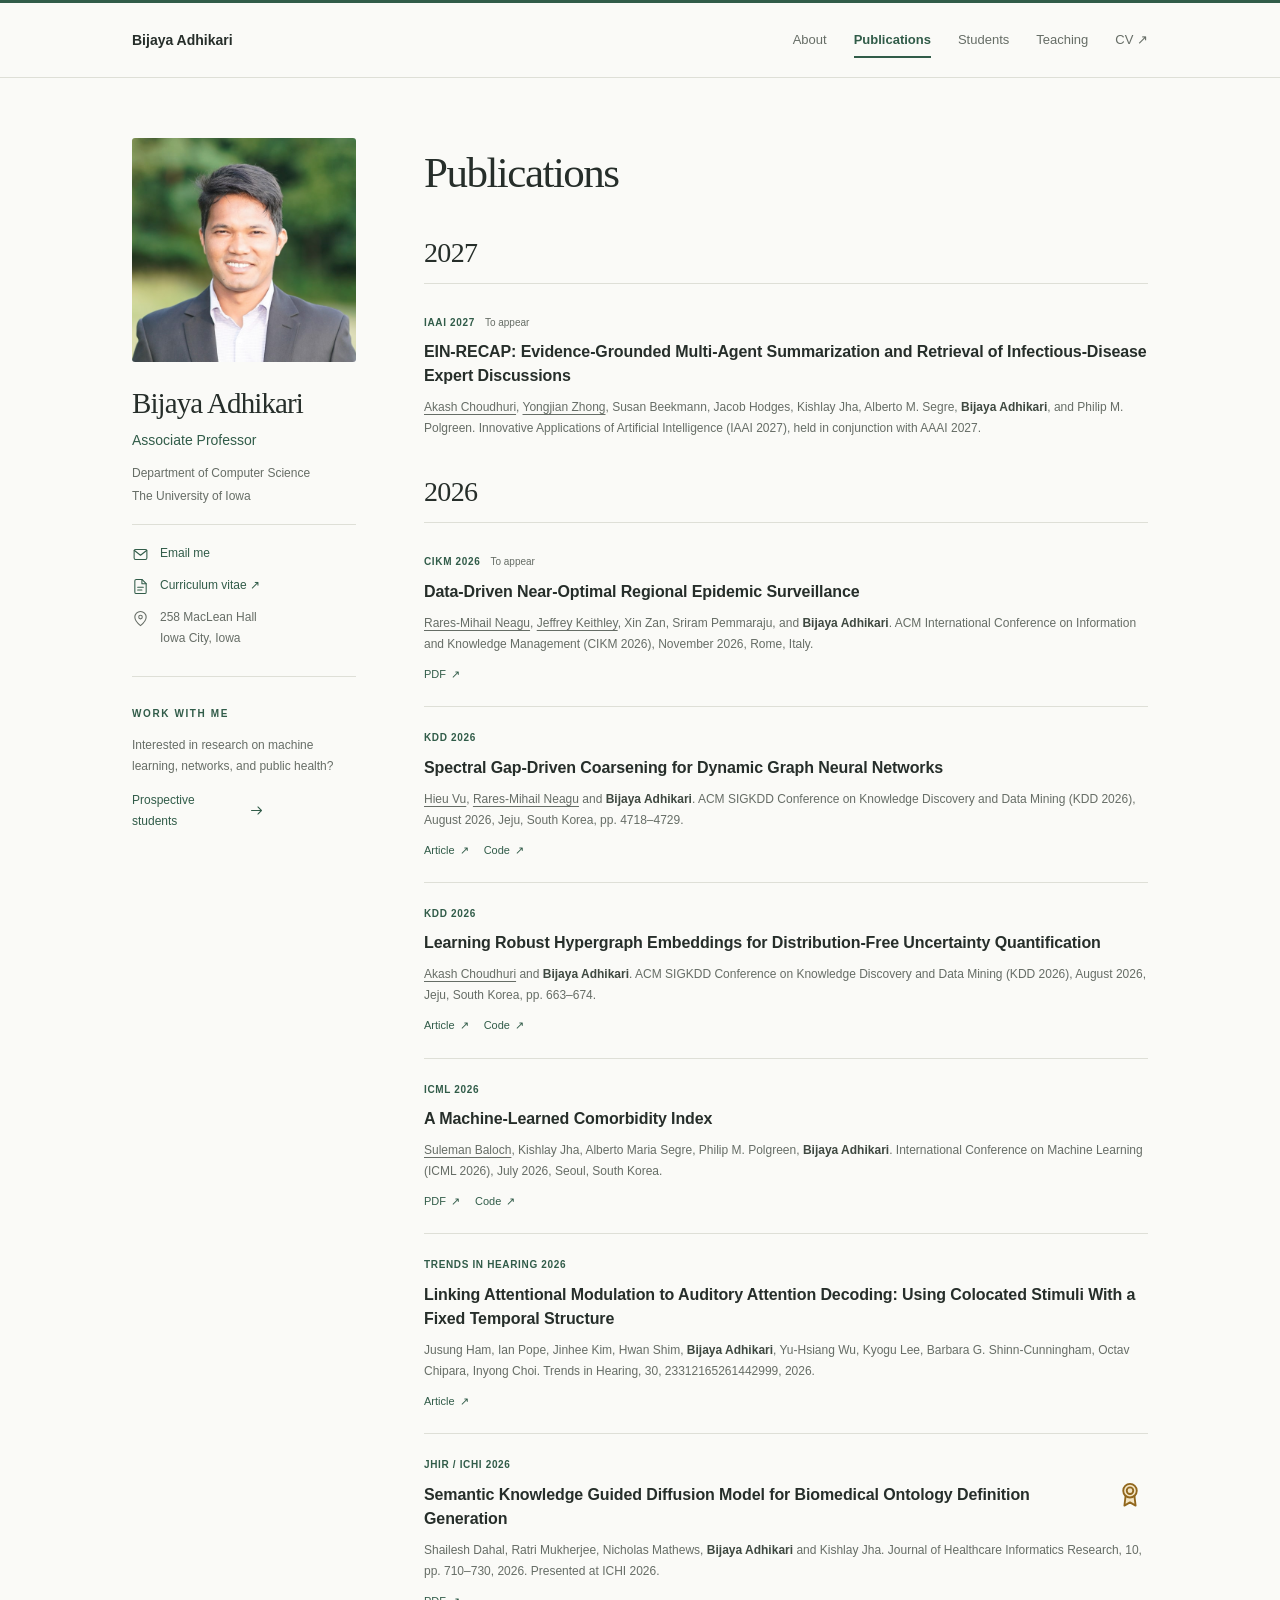
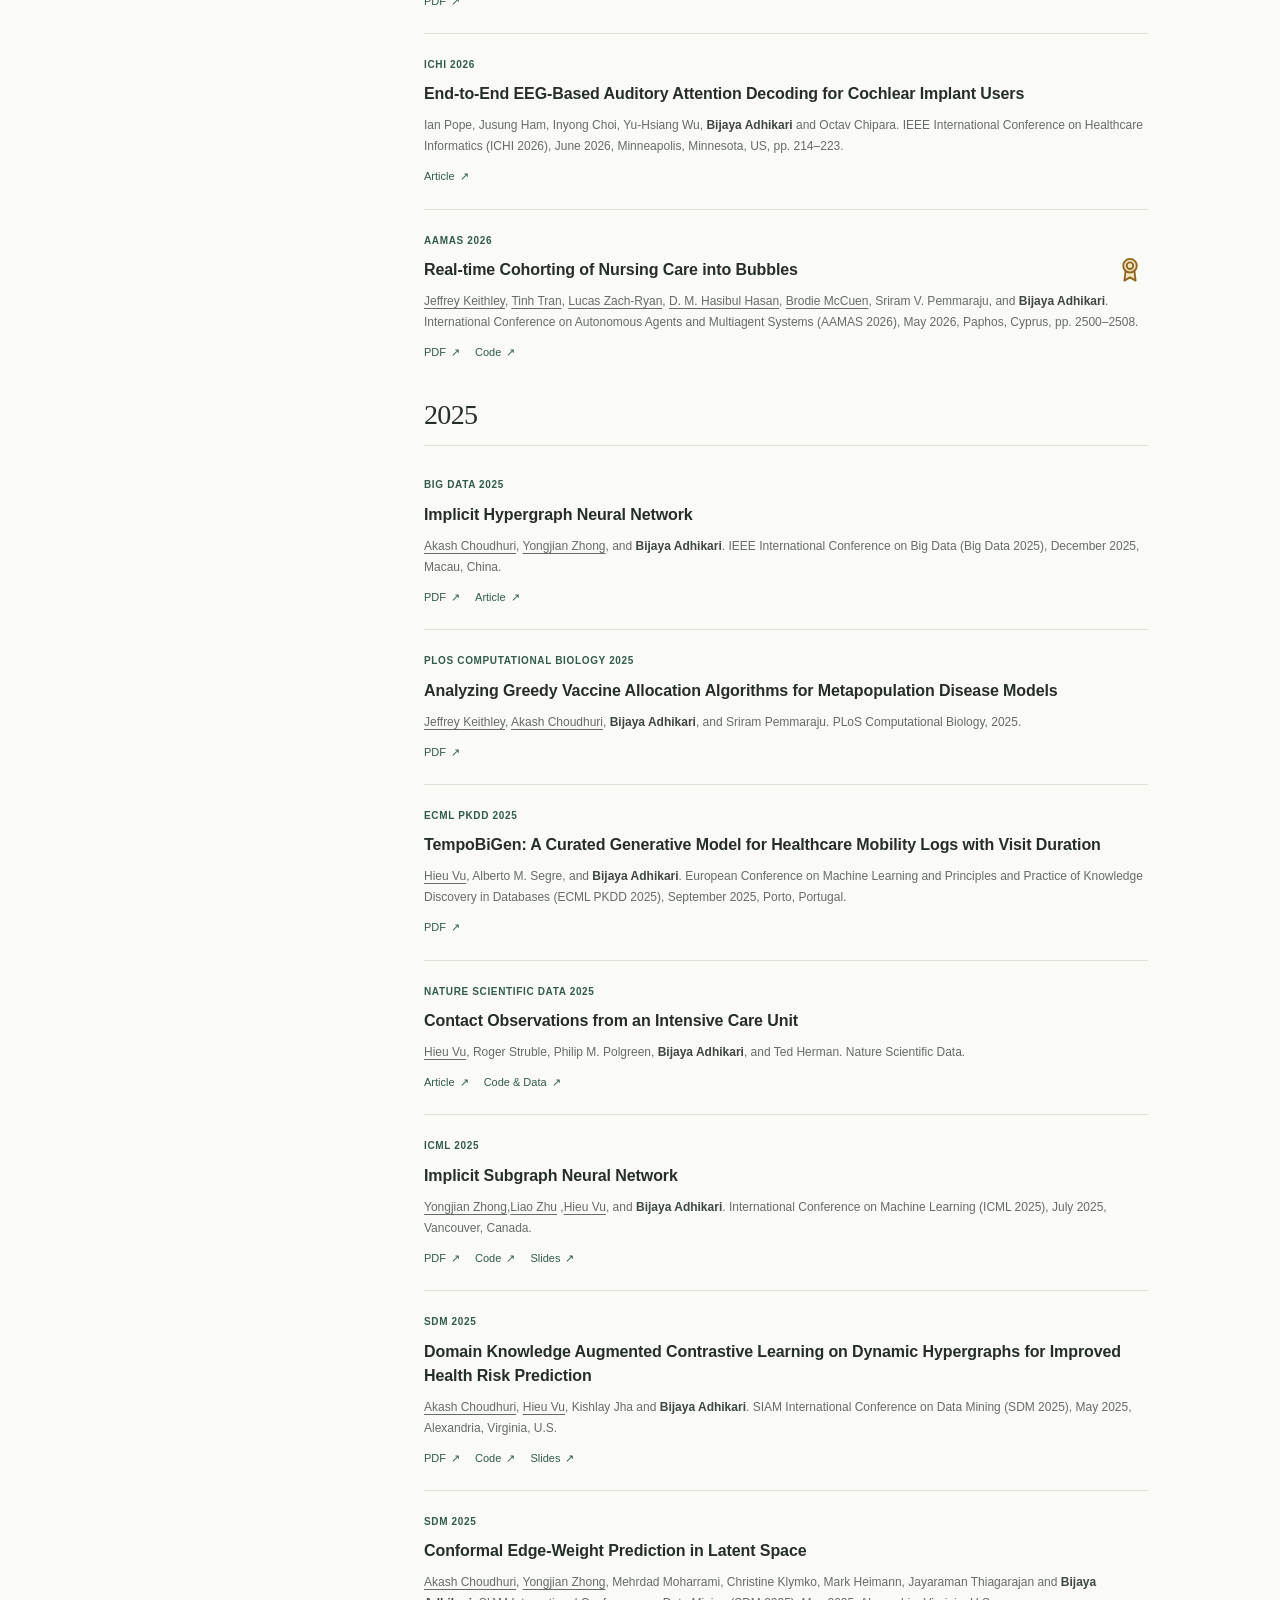
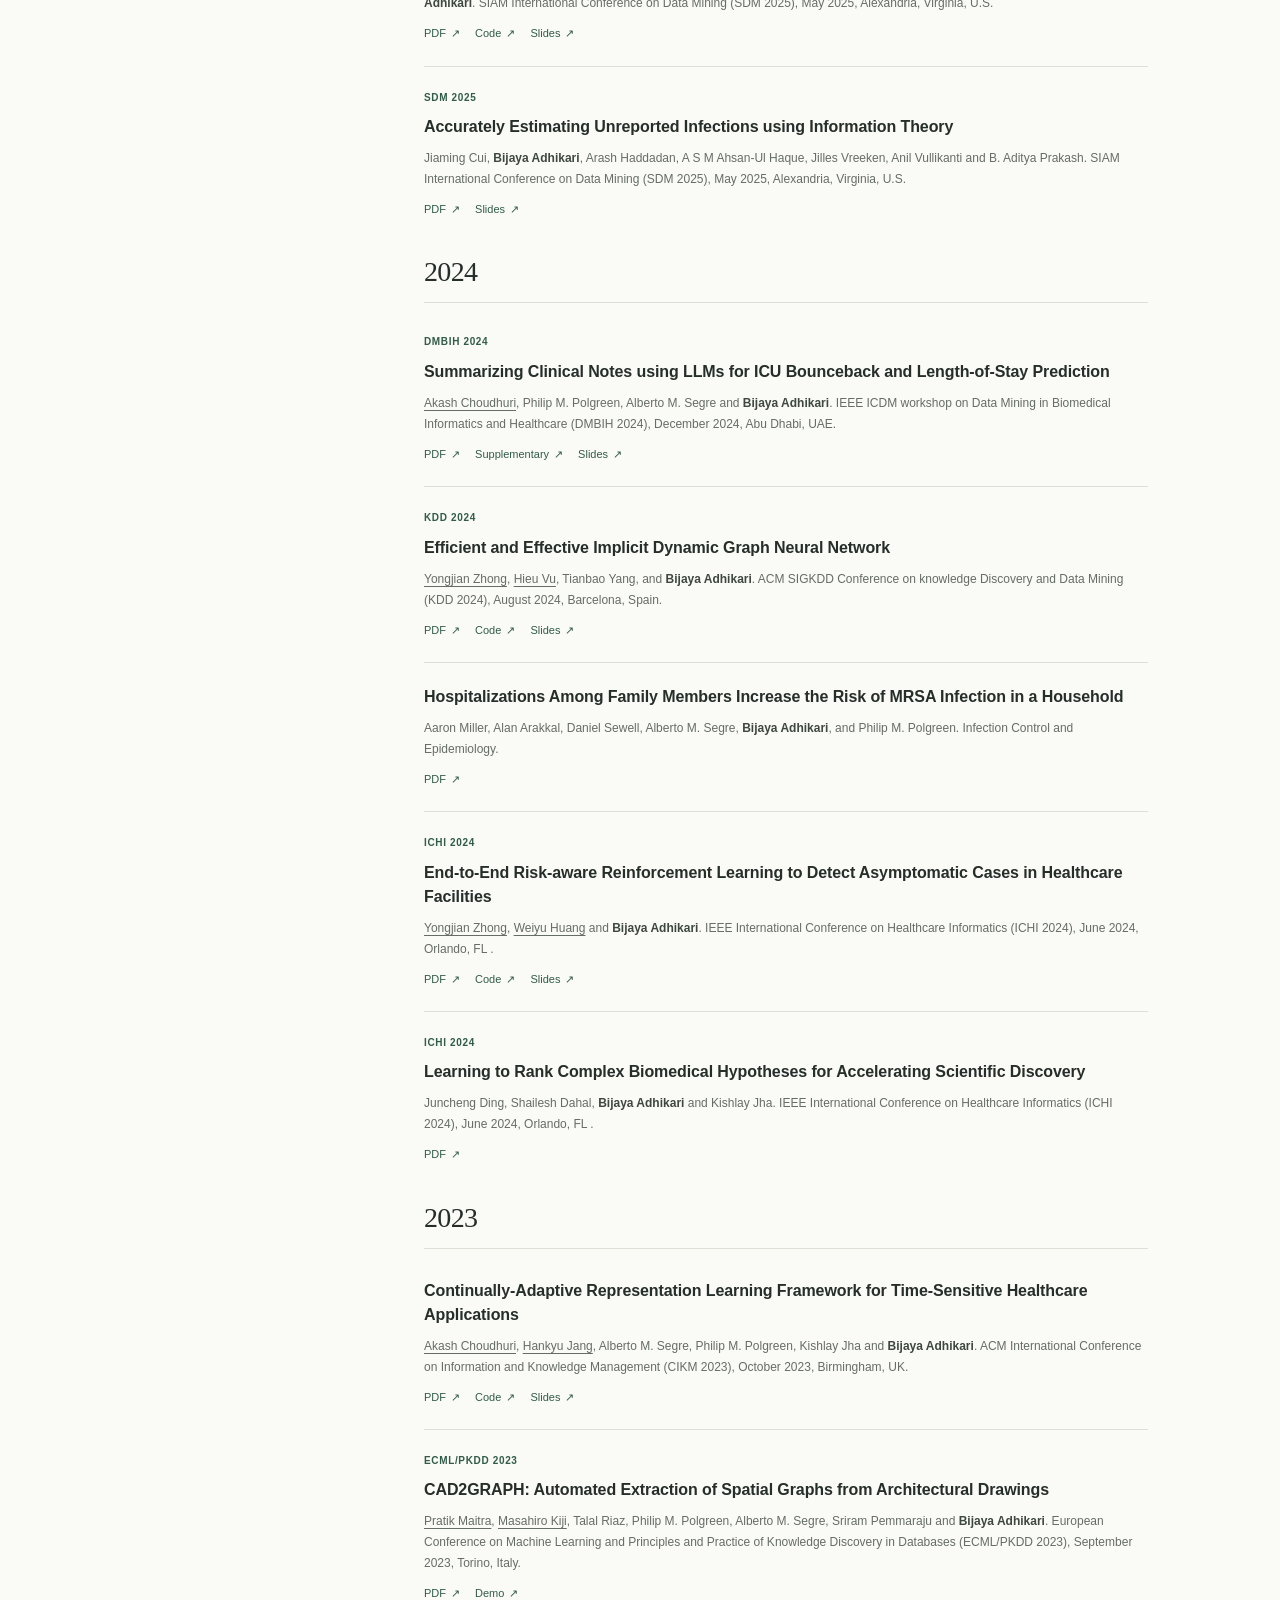
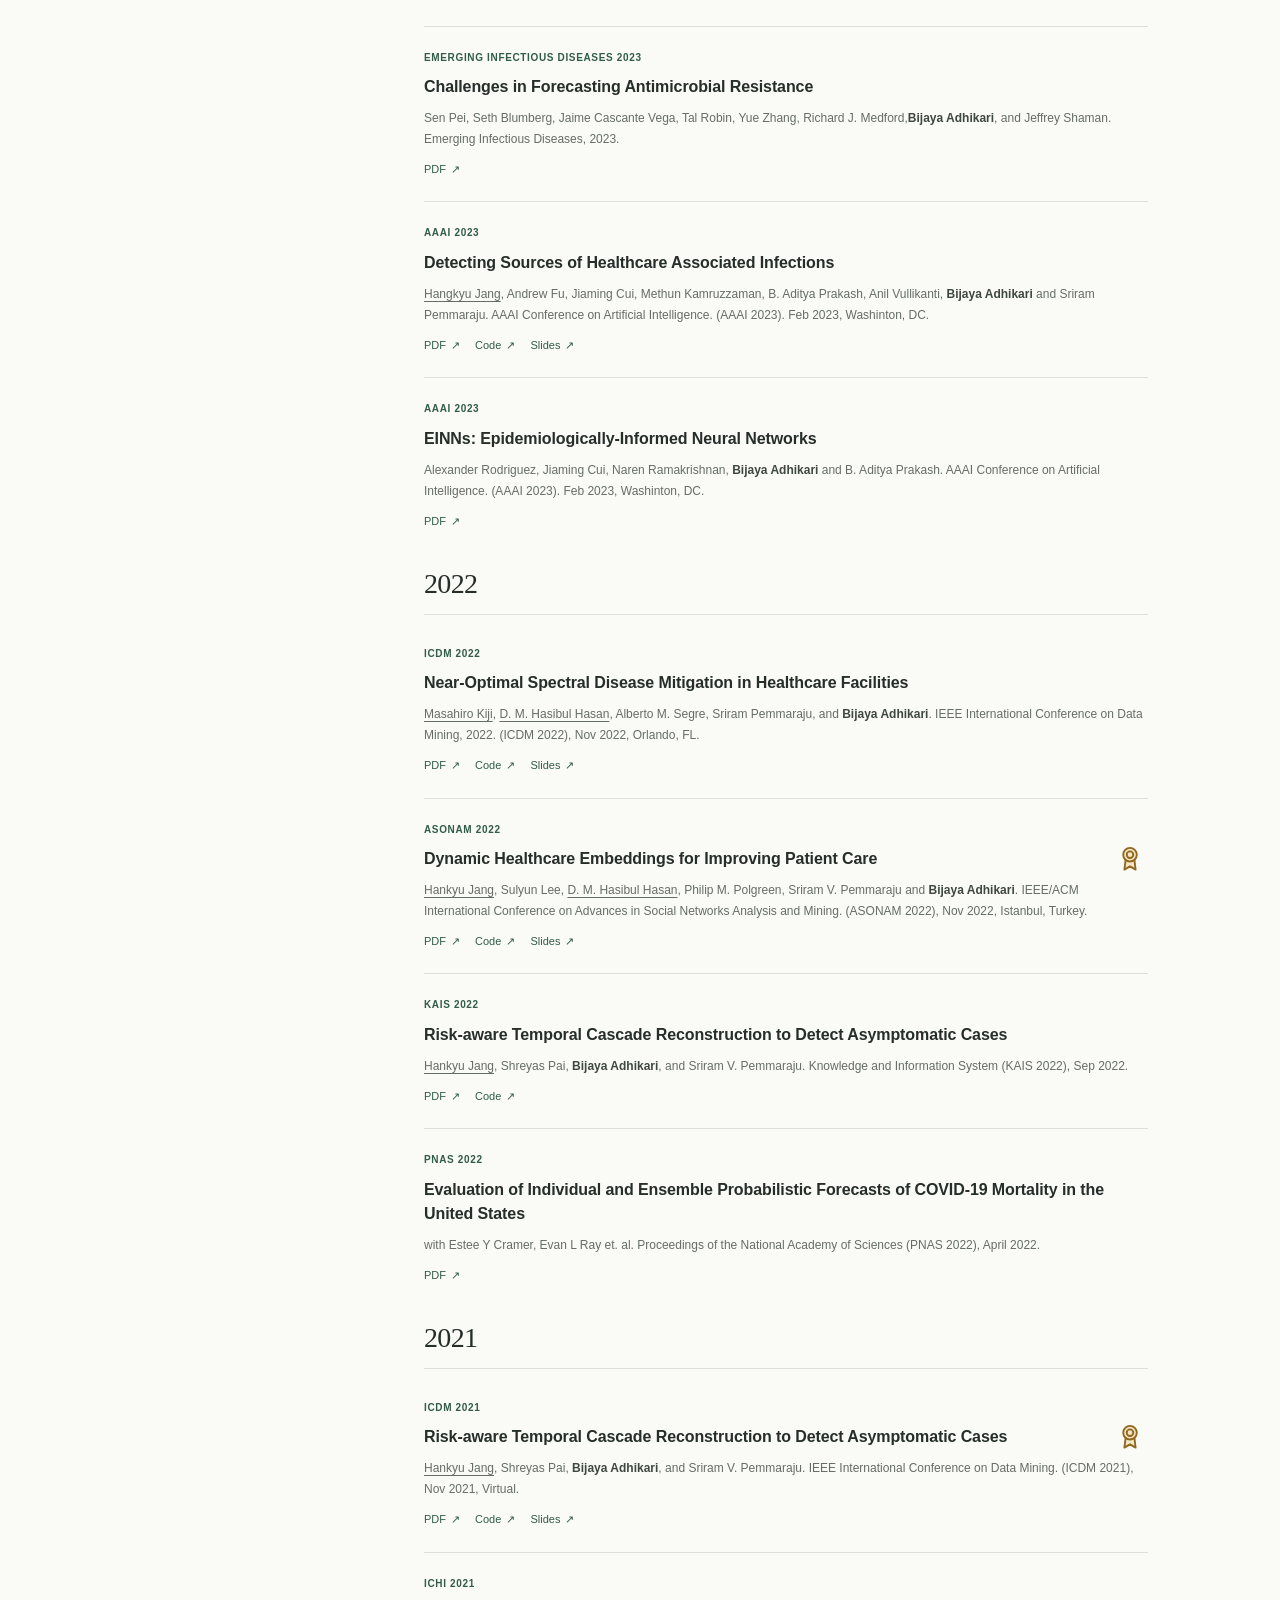
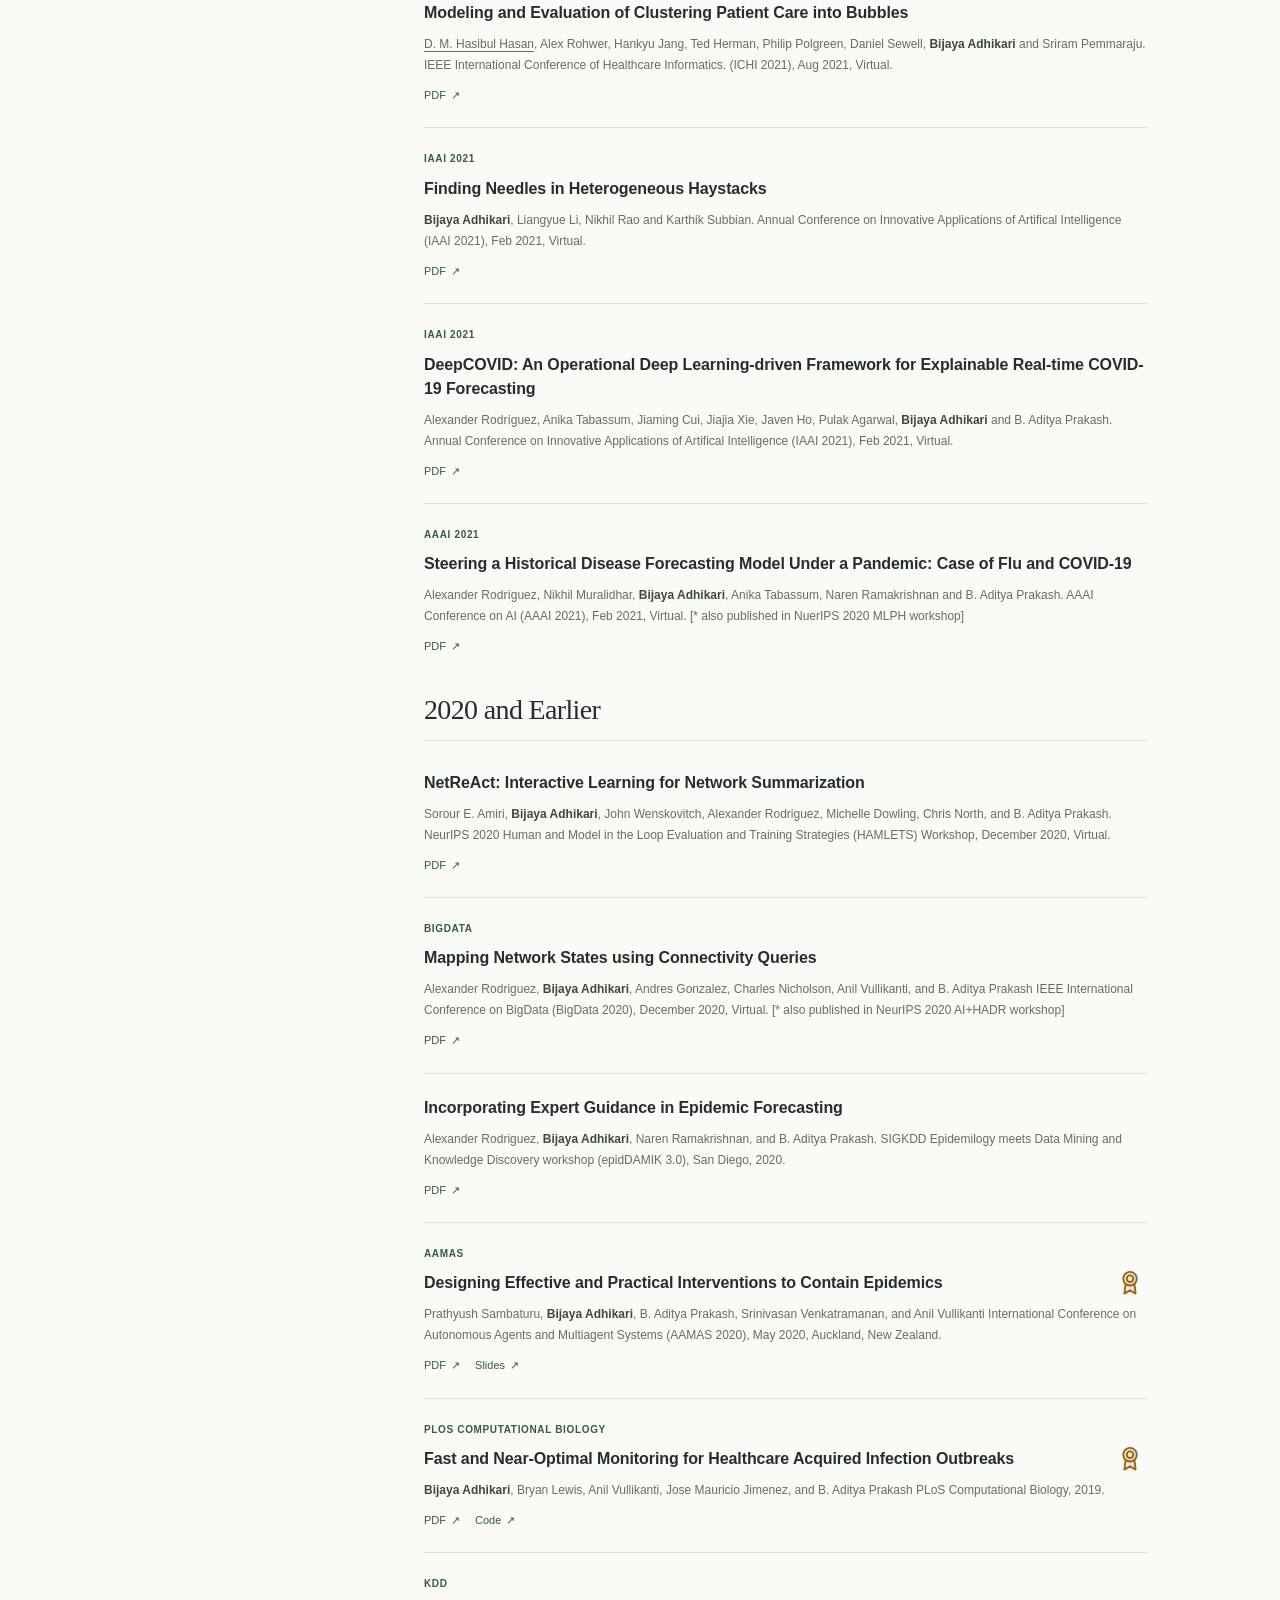
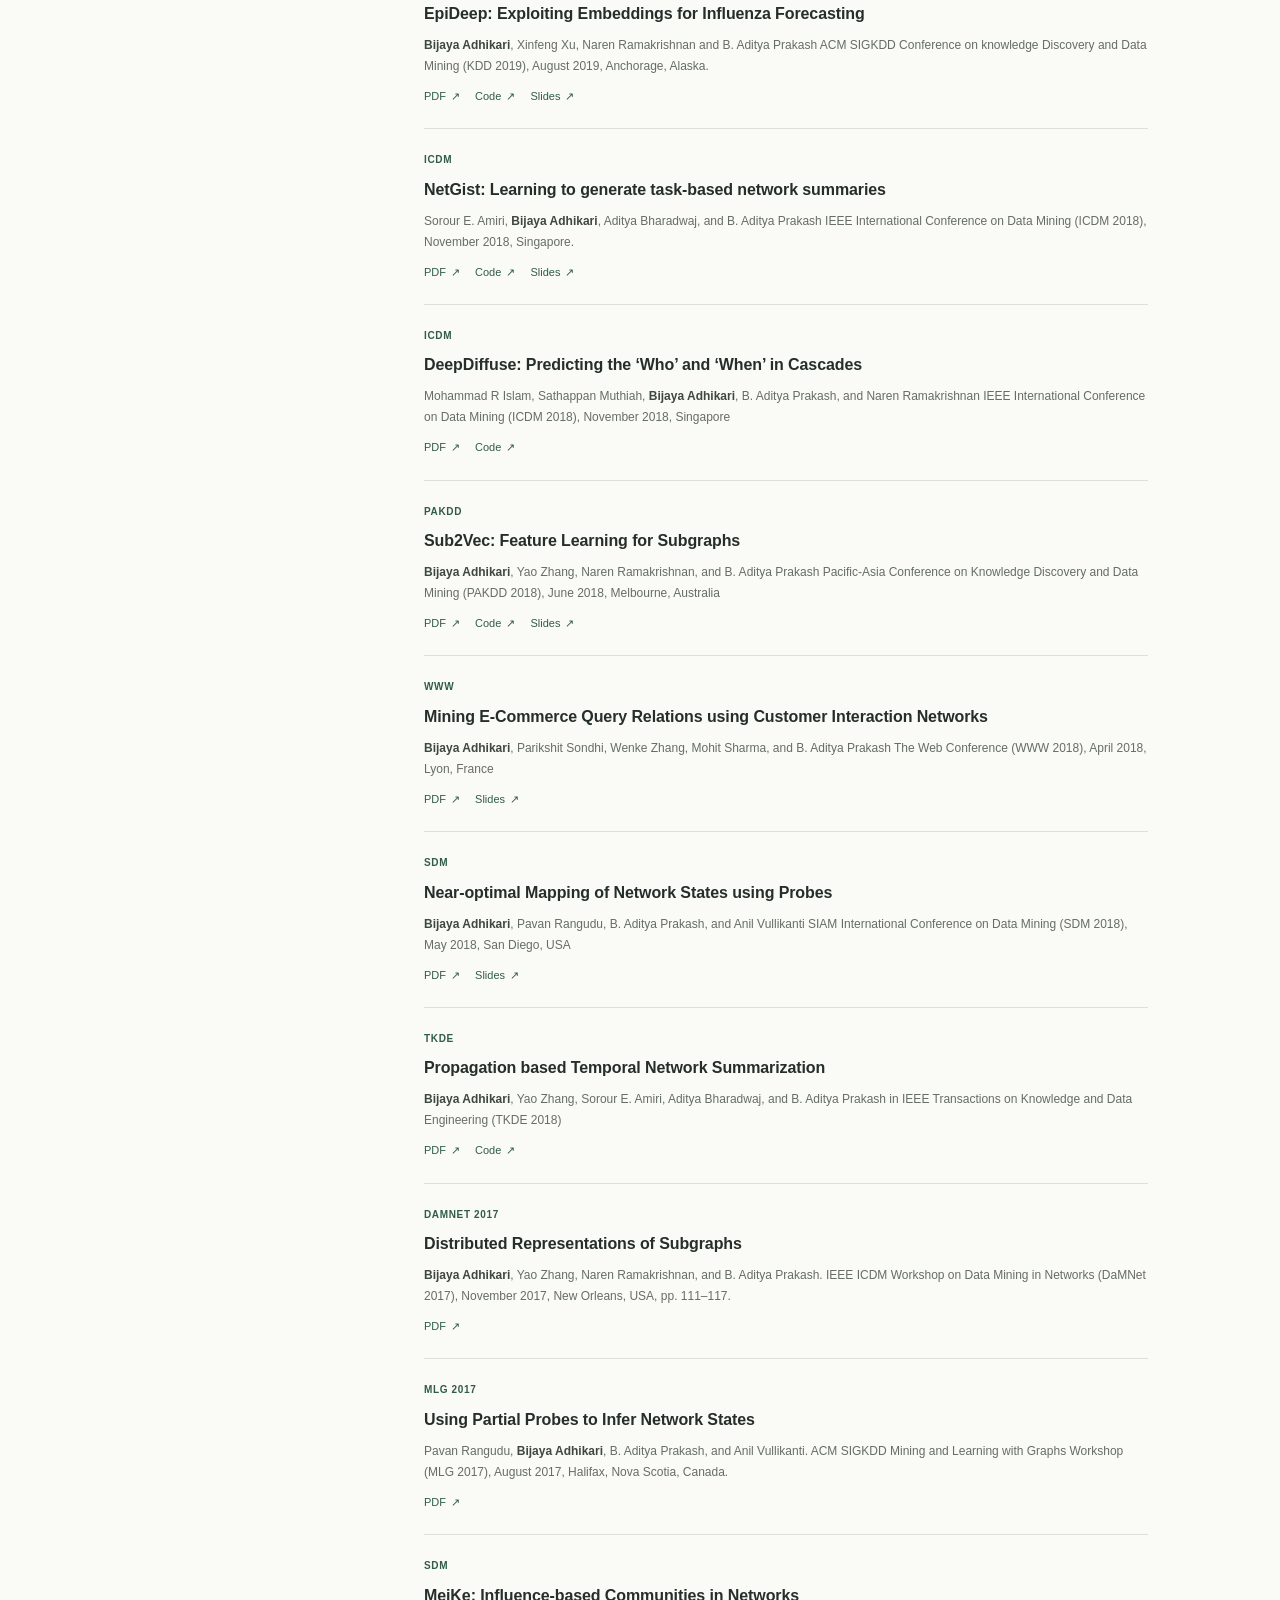
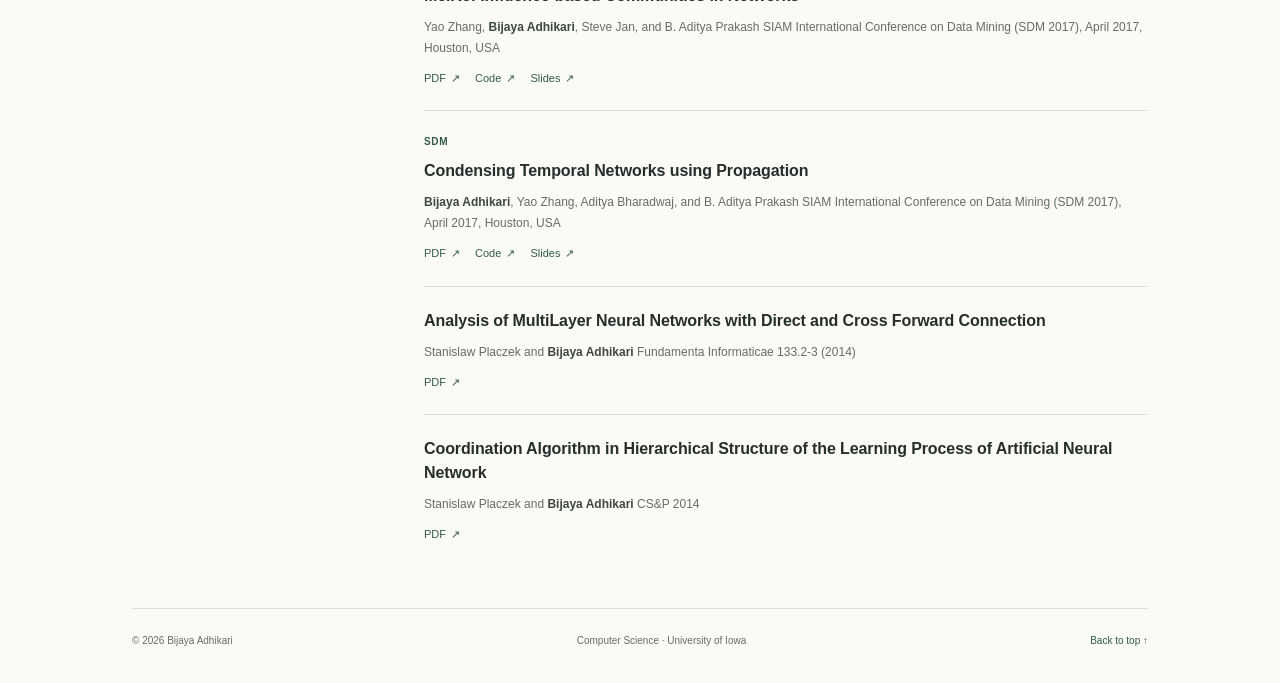
<file: publications.html>
<!doctype html>
<html lang="en">
<head>
  <meta charset="utf-8">
  <meta name="viewport" content="width=device-width, initial-scale=1">
  <title>Publications · Bijaya Adhikari</title>
  <meta name="description" content="Publications by Bijaya Adhikari and collaborators, including papers, code, and slides on machine learning, networks, and healthcare.">
  <meta name="theme-color" content="#fafaf7">
  <link rel="canonical" href="https://bijayaadh.github.io/publications.html">
  <meta property="og:title" content="Publications · Bijaya Adhikari">
  <meta property="og:description" content="Publications by Bijaya Adhikari and collaborators, including papers, code, and slides on machine learning, networks, and healthcare.">
  <meta property="og:type" content="website">
  <meta property="og:image" content="https://bijayaadh.github.io/assets/img/portrait.jpg">
  <link rel="icon" href="assets/img/favicon.svg" type="image/svg+xml">
  <link rel="stylesheet" href="assets/style.css">
</head>
<body>
<a class="skip-link" href="#main">Skip to content</a>
<header class="site-header">
  <div class="header-inner">
    <a class="wordmark" href="index.html" aria-label="Bijaya Adhikari — home"><span>Bijaya Adhikari</span></a>
    <nav aria-label="Main navigation"><a href="index.html">About</a><a href="publications.html" aria-current="page">Publications</a><a href="prospective.html">Students</a><a href="teaching.html">Teaching</a><a href="assets/doc/CV.pdf">CV ↗</a></nav>
  </div>
</header>
<div class="site-layout">
  <aside class="profile" aria-label="Profile and contact">
    <img class="portrait" src="assets/img/portrait.jpg" alt="Bijaya Adhikari" width="440" height="440" fetchpriority="high">
    <div class="profile-details">
      <p class="profile-name">Bijaya Adhikari</p>
      <p class="position">Associate Professor</p>
      <p class="affiliation"><a href="https://cs.uiowa.edu/">Department of Computer Science</a><br><a href="https://uiowa.edu/">The University of Iowa</a></p>
      <div class="profile-links">
        <a href="mailto:bijaya-adhikari@uiowa.edu"><svg class="icon" viewBox="0 0 24 24" fill="none" stroke="currentColor" stroke-width="1.5" stroke-linecap="round" stroke-linejoin="round" aria-hidden="true"><rect x="3" y="5" width="18" height="14" rx="2"/><path d="m3 6 9 7 9-7"/></svg><span>Email me</span></a>
        <a href="assets/doc/CV.pdf"><svg class="icon" viewBox="0 0 24 24" fill="none" stroke="currentColor" stroke-width="1.5" stroke-linecap="round" stroke-linejoin="round" aria-hidden="true"><path d="M14 2H6a2 2 0 0 0-2 2v16a2 2 0 0 0 2 2h12a2 2 0 0 0 2-2V8Z"/><path d="M14 2v6h6M8 13h8M8 17h6"/></svg><span>Curriculum vitae <span aria-hidden="true">↗</span></span></a>
        <span><svg class="icon" viewBox="0 0 24 24" fill="none" stroke="currentColor" stroke-width="1.5" stroke-linecap="round" stroke-linejoin="round" aria-hidden="true"><path d="M20 10c0 6-8 12-8 12S4 16 4 10a8 8 0 1 1 16 0Z"/><circle cx="12" cy="10" r="2.5"/></svg><span>258 MacLean Hall<br>Iowa City, Iowa</span></span>
      </div>
      <div class="sidebar-note"><span class="eyebrow">Work with me</span><p>Interested in research on machine learning, networks, and public health?</p><a class="text-link" href="prospective.html#join">Prospective students <svg class="icon" viewBox="0 0 24 24" fill="none" stroke="currentColor" stroke-width="1.5" stroke-linecap="round" stroke-linejoin="round" aria-hidden="true"><path d="M5 12h14m-5-5 5 5-5 5"/></svg></a></div>
    </div>
  </aside>
  <main id="main" tabindex="-1"><header class="page-intro"><h1>Publications</h1></header>
<div id="publication-list">
<section class="publication-year" data-year="2027" aria-labelledby="year-2027">
  <div class="section-heading"><h2 id="year-2027">2027</h2></div>
  <article class="publication" id="ein-recap">
    <div class="publication-meta"><span class="venue">IAAI 2027</span><span class="publication-status">To appear</span></div>
    <h3>EIN-RECAP: Evidence-Grounded Multi-Agent Summarization and Retrieval of Infectious-Disease Expert Discussions</h3>
    <p class="citation"><u class="student-author">Akash Choudhuri</u>, <u class="student-author">Yongjian Zhong</u>, Susan Beekmann, Jacob Hodges, Kishlay Jha, Alberto M. Segre, <strong>Bijaya Adhikari</strong>, and Philip M. Polgreen. Innovative Applications of Artificial Intelligence (IAAI 2027), held in conjunction with AAAI 2027.</p>
  </article>
</section>
<section class="publication-year" data-year="2026" aria-labelledby="year-2026"><div class="section-heading"><h2 id="year-2026">2026</h2></div><article class="publication">
  <div class="publication-meta"><span class="venue">CIKM 2026</span><span class="publication-status">To appear</span></div>
  <h3>Data-Driven Near-Optimal Regional Epidemic Surveillance</h3>
  <p class="citation"><u class="student-author">Rares-Mihail Neagu</u>, <u class="student-author">Jeffrey Keithley</u>, Xin Zan, Sriram Pemmaraju, and <strong>Bijaya Adhikari</strong>. ACM International Conference on Information and Knowledge Management (CIKM 2026), November 2026, Rome, Italy.</p>
  <div class="resource-links"><a href="assets/doc/papers/RegionalSurveillanceCIKM2026.pdf">PDF <span aria-hidden="true">↗</span></a></div>
</article><article class="publication">
  <div class="publication-meta"><span class="venue">KDD 2026</span></div>
  <h3>Spectral Gap-Driven Coarsening for Dynamic Graph Neural Networks</h3>
  <p class="citation"><u class="student-author">Hieu Vu</u>, <u class="student-author">Rares-Mihail Neagu</u> and <strong>Bijaya Adhikari</strong>. ACM SIGKDD Conference on Knowledge Discovery and Data Mining (KDD 2026), August 2026, Jeju, South Korea, pp. 4718–4729.</p>
  <div class="resource-links"><a href="https://doi.org/10.1145/3770855.3818105">Article <span aria-hidden="true">↗</span></a><a href="https://github.com/hieuvt29/SACoD">Code <span aria-hidden="true">↗</span></a></div>
</article><article class="publication">
  <div class="publication-meta"><span class="venue">KDD 2026</span></div>
  <h3>Learning Robust Hypergraph Embeddings for Distribution-Free Uncertainty Quantification</h3>
  <p class="citation"><u class="student-author">Akash Choudhuri</u> and <strong>Bijaya Adhikari</strong>. ACM SIGKDD Conference on Knowledge Discovery and Data Mining (KDD 2026), August 2026, Jeju, South Korea, pp. 663–674.</p>
  <div class="resource-links"><a href="https://doi.org/10.1145/3770855.3818095">Article <span aria-hidden="true">↗</span></a><a href="https://zenodo.org/records/20434514">Code <span aria-hidden="true">↗</span></a></div>
</article><article class="publication">
  <div class="publication-meta"><span class="venue">ICML 2026</span></div>
  <h3>A Machine-Learned Comorbidity Index</h3>
  <p class="citation"><u class="student-author">Suleman Baloch</u>, Kishlay Jha, Alberto Maria Segre, Philip M. Polgreen, <strong>Bijaya Adhikari</strong>. International Conference on Machine Learning (ICML 2026), July 2026, Seoul, South Korea.</p>
  <div class="resource-links"><a href="https://arxiv.org/pdf/2606.17450">PDF <span aria-hidden="true">↗</span></a><a href="https://github.com/sbbaloch2024/A-Machine-Learned-Comorbidity-Index">Code <span aria-hidden="true">↗</span></a></div>
</article><article class="publication">
  <div class="publication-meta"><span class="venue">Trends in Hearing 2026</span></div>
  <h3>Linking Attentional Modulation to Auditory Attention Decoding: Using Colocated Stimuli With a Fixed Temporal Structure</h3>
  <p class="citation">Jusung Ham, Ian Pope, Jinhee Kim, Hwan Shim, <strong>Bijaya Adhikari</strong>, Yu-Hsiang Wu, Kyogu Lee, Barbara G. Shinn-Cunningham, Octav Chipara, Inyong Choi. Trends in Hearing, 30, 23312165261442999, 2026.</p>
  <div class="resource-links"><a href="https://pmc.ncbi.nlm.nih.gov/articles/PMC13373405/">Article <span aria-hidden="true">↗</span></a></div>
</article><article class="publication">
  <div class="publication-meta"><span class="venue">JHIR / ICHI 2026</span></div>
  <div class="publication-heading">
    <h3>Semantic Knowledge Guided Diffusion Model for Biomedical Ontology Definition Generation</h3>
    <details class="publication-recognition" name="publication-recognition">
      <summary aria-label="Recognition: Selected among the best papers at ICHI 2026 and invited for publication in the Journal of Healthcare Informatics Research." title="Selected among the best papers at ICHI 2026 and invited for publication in the Journal of Healthcare Informatics Research."><svg viewBox="0 0 24 24" stroke="currentColor" stroke-width="1.6" stroke-linecap="round" stroke-linejoin="round" aria-hidden="true" focusable="false"><path d="m8.3 12.1-1.1 9 4.8-2.8 4.8 2.8-1.1-9"/><circle cx="12" cy="8.3" r="5.8"/><circle cx="12" cy="8.3" r="2.8" fill="none"/></svg></summary>
      <p class="recognition-note">Selected among the best papers at ICHI 2026 and invited for publication in the Journal of Healthcare Informatics Research.</p>
    </details>
  </div>
  <p class="citation">Shailesh Dahal, Ratri Mukherjee, Nicholas Mathews, <strong>Bijaya Adhikari</strong> and Kishlay Jha. Journal of Healthcare Informatics Research, 10, pp. 710–730, 2026. Presented at ICHI 2026.</p>
  <div class="resource-links"><a href="https://link.springer.com/content/pdf/10.1007/s41666-026-00240-0.pdf">PDF <span aria-hidden="true">↗</span></a></div>
</article><article class="publication">
  <div class="publication-meta"><span class="venue">ICHI 2026</span></div>
  <h3>End-to-End EEG-Based Auditory Attention Decoding for Cochlear Implant Users</h3>
  <p class="citation">Ian Pope, Jusung Ham, Inyong Choi, Yu-Hsiang Wu, <strong>Bijaya Adhikari</strong> and Octav Chipara. IEEE International Conference on Healthcare Informatics (ICHI 2026), June 2026, Minneapolis, Minnesota, US, pp. 214–223.</p>
  <div class="resource-links"><a href="https://doi.org/10.1109/ICHI69079.2026.00037">Article <span aria-hidden="true">↗</span></a></div>
</article><article class="publication">
  <div class="publication-meta"><span class="venue">AAMAS 2026</span></div>
  <div class="publication-heading">
    <h3>Real-time Cohorting of Nursing Care into Bubbles</h3>
    <details class="publication-recognition" name="publication-recognition">
      <summary aria-label="Recognition: Featured on ACM Showcase." title="Featured on ACM Showcase."><svg viewBox="0 0 24 24" stroke="currentColor" stroke-width="1.6" stroke-linecap="round" stroke-linejoin="round" aria-hidden="true" focusable="false"><path d="m8.3 12.1-1.1 9 4.8-2.8 4.8 2.8-1.1-9"/><circle cx="12" cy="8.3" r="5.8"/><circle cx="12" cy="8.3" r="2.8" fill="none"/></svg></summary>
      <p class="recognition-note">Featured on ACM Showcase.</p>
    </details>
  </div>
  <p class="citation"><u class="student-author">Jeffrey Keithley</u>, <u class="student-author">Tinh Tran</u>, <u class="student-author">Lucas Zach-Ryan</u>, <u class="student-author">D. M. Hasibul Hasan</u>, <u class="student-author">Brodie McCuen</u>, Sriram V. Pemmaraju, and <strong>Bijaya Adhikari</strong>. International Conference on Autonomous Agents and Multiagent Systems (AAMAS 2026), May 2026, Paphos, Cyprus, pp. 2500–2508.</p>
  <div class="resource-links"><a href="https://ifaamas.org/Proceedings/aamas2026/pdfs/GLZA7190.pdf">PDF <span aria-hidden="true">↗</span></a><a href="https://zenodo.org/records/18101989">Code <span aria-hidden="true">↗</span></a></div>
</article></section><section class="publication-year" data-year="2025" aria-labelledby="year-2025"><div class="section-heading"><h2 id="year-2025">2025</h2></div><article class="publication">
  <div class="publication-meta"><span class="venue">Big Data 2025</span></div>
  <h3>Implicit Hypergraph Neural Network</h3>
  <p class="citation"><u class="student-author">Akash Choudhuri</u>, <u class="student-author">Yongjian Zhong</u>, and <strong>Bijaya Adhikari</strong>. IEEE International Conference on Big Data (Big Data 2025), December 2025, Macau, China.</p>
  <div class="resource-links"><a href="https://arxiv.org/pdf/2508.14101">PDF <span aria-hidden="true">↗</span></a><a href="https://ieeexplore.ieee.org/document/11402530">Article <span aria-hidden="true">↗</span></a></div>
</article><article class="publication">
  <div class="publication-meta"><span class="venue">PLoS Computational Biology 2025</span></div>
  <h3>Analyzing Greedy Vaccine Allocation Algorithms for Metapopulation Disease Models</h3>
  <p class="citation"><u class="student-author">Jeffrey Keithley</u>, <u class="student-author">Akash Choudhuri</u>, <strong>Bijaya Adhikari</strong>, and Sriram Pemmaraju. PLoS Computational Biology, 2025.</p>
  <div class="resource-links"><a href="assets/doc/papers/VaccinePLoSCombio2025.pdf">PDF <span aria-hidden="true">↗</span></a></div>
</article><article class="publication">
  <div class="publication-meta"><span class="venue">ECML PKDD 2025</span></div>
  <h3>TempoBiGen: A Curated Generative Model for Healthcare Mobility Logs with Visit Duration</h3>
  <p class="citation"><u class="student-author">Hieu Vu</u>, Alberto M. Segre, and <strong>Bijaya Adhikari</strong>. European Conference on Machine Learning and Principles and Practice of Knowledge Discovery in Databases (ECML PKDD 2025), September 2025, Porto, Portugal.</p>
  <div class="resource-links"><a href="assets/doc/papers/TempoBiGenECMLPKDD2025.pdf">PDF <span aria-hidden="true">↗</span></a></div>
</article><article class="publication">
  <div class="publication-meta"><span class="venue">Nature Scientific Data 2025</span></div>
  <h3>Contact Observations from an Intensive Care Unit</h3>
  <p class="citation"><u class="student-author">Hieu Vu</u>, Roger Struble, Philip M. Polgreen, <strong>Bijaya Adhikari</strong>, and Ted Herman. Nature Scientific Data.</p>
  <div class="resource-links"><a href="https://www.nature.com/articles/s41597-025-05249-5">Article <span aria-hidden="true">↗</span></a><a href="https://figshare.com/articles/dataset/Contact_Observations_from_an_Intensive_Care_Unit_-_Supplementary/28826414/3?file=53834939">Code &amp; Data <span aria-hidden="true">↗</span></a></div>
</article><article class="publication">
  <div class="publication-meta"><span class="venue">ICML 2025</span></div>
  <h3>Implicit Subgraph Neural Network</h3>
  <p class="citation"><u class="student-author">Yongjian Zhong</u>,<u class="student-author">Liao Zhu</u> ,<u class="student-author">Hieu Vu</u>, and <strong>Bijaya Adhikari</strong>. International Conference on Machine Learning (ICML 2025), July 2025, Vancouver, Canada.</p>
  <div class="resource-links"><a href="assets/doc/papers/ISGNNICML2025.pdf">PDF <span aria-hidden="true">↗</span></a><a href="assets/doc/codes/ISGNNICML2025.zip">Code <span aria-hidden="true">↗</span></a><a href="assets/doc/slides/ISGNNICML2025.pdf">Slides <span aria-hidden="true">↗</span></a></div>
</article><article class="publication">
  <div class="publication-meta"><span class="venue">SDM 2025</span></div>
  <h3>Domain Knowledge Augmented Contrastive Learning on Dynamic Hypergraphs for Improved Health Risk Prediction</h3>
  <p class="citation"><u class="student-author">Akash Choudhuri</u>, <u class="student-author">Hieu Vu</u>, Kishlay Jha and <strong>Bijaya Adhikari</strong>. SIAM International Conference on Data Mining (SDM 2025), May 2025, Alexandria, Virginia, U.S.</p>
  <div class="resource-links"><a href="assets/doc/papers/HyperHAI2025.pdf">PDF <span aria-hidden="true">↗</span></a><a href="assets/doc/codes/HyperHAI2025.zip">Code <span aria-hidden="true">↗</span></a><a href="assets/doc/slides/HyperHAI2025.pdf">Slides <span aria-hidden="true">↗</span></a></div>
</article><article class="publication">
  <div class="publication-meta"><span class="venue">SDM 2025</span></div>
  <h3>Conformal Edge-Weight Prediction in Latent Space</h3>
  <p class="citation"><u class="student-author">Akash Choudhuri</u>, <u class="student-author">Yongjian Zhong</u>, Mehrdad Moharrami, Christine Klymko, Mark Heimann, Jayaraman Thiagarajan and <strong>Bijaya Adhikari</strong>. SIAM International Conference on Data Mining (SDM 2025), May 2025, Alexandria, Virginia, U.S.</p>
  <div class="resource-links"><a href="assets/doc/papers/ConformalSDM2025.pdf">PDF <span aria-hidden="true">↗</span></a><a href="assets/doc/codes/ConformalSDM2025.zip">Code <span aria-hidden="true">↗</span></a><a href="assets/doc/slides/ConformalSDM2025.pdf">Slides <span aria-hidden="true">↗</span></a></div>
</article><article class="publication">
  <div class="publication-meta"><span class="venue">SDM 2025</span></div>
  <h3>Accurately Estimating Unreported Infections using Information Theory</h3>
  <p class="citation">Jiaming Cui, <strong>Bijaya Adhikari</strong>, Arash Haddadan, A S M Ahsan-Ul Haque, Jilles Vreeken, Anil Vullikanti and B. Aditya Prakash. SIAM International Conference on Data Mining (SDM 2025), May 2025, Alexandria, Virginia, U.S.</p>
  <div class="resource-links"><a href="assets/doc/papers/MDLSDM2025.pdf">PDF <span aria-hidden="true">↗</span></a><a href="assets/doc/slides/MDLSDM2025.pdf">Slides <span aria-hidden="true">↗</span></a></div>
</article></section><section class="publication-year" data-year="2024" aria-labelledby="year-2024"><div class="section-heading"><h2 id="year-2024">2024</h2></div><article class="publication">
  <div class="publication-meta"><span class="venue">DMBIH 2024</span></div>
  <h3>Summarizing Clinical Notes using LLMs for ICU Bounceback and Length-of-Stay Prediction</h3>
  <p class="citation"><u class="student-author">Akash Choudhuri</u>, Philip M. Polgreen, Alberto M. Segre and <strong>Bijaya Adhikari</strong>. IEEE ICDM workshop on Data Mining in Biomedical Informatics and Healthcare (DMBIH 2024), December 2024, Abu Dhabi, UAE.</p>
  <div class="resource-links"><a href="assets/doc/papers/LLMICDMW2024.pdf">PDF <span aria-hidden="true">↗</span></a><a href="assets/doc/papers/LLMICDMW2024Supplementary.pdf">Supplementary <span aria-hidden="true">↗</span></a><a href="assets/doc/slides/LLMICDMW2024.pdf">Slides <span aria-hidden="true">↗</span></a></div>
</article><article class="publication">
  <div class="publication-meta"><span class="venue">KDD 2024</span></div>
  <h3>Efficient and Effective Implicit Dynamic Graph Neural Network</h3>
  <p class="citation"><u class="student-author">Yongjian Zhong</u>, <u class="student-author">Hieu Vu</u>, Tianbao Yang, and <strong>Bijaya Adhikari</strong>. ACM SIGKDD Conference on knowledge Discovery and Data Mining (KDD 2024), August 2024, Barcelona, Spain.</p>
  <div class="resource-links"><a href="assets/doc/papers/IDGNNKDD2024.pdf">PDF <span aria-hidden="true">↗</span></a><a href="assets/doc/codes/IDGNN.zip">Code <span aria-hidden="true">↗</span></a><a href="assets/doc/slides/IDGNNKDD2024Slides.pdf">Slides <span aria-hidden="true">↗</span></a></div>
</article><article class="publication">
  <div class="publication-meta"></div>
  <h3>Hospitalizations Among Family Members Increase the Risk of MRSA Infection in a Household</h3>
  <p class="citation">Aaron Miller, Alan Arakkal, Daniel Sewell, Alberto M. Segre, <strong>Bijaya Adhikari</strong>, and Philip M. Polgreen. Infection Control and Epidemiology.</p>
  <div class="resource-links"><a href="assets/doc/papers/HospitalizationsICHE2024.pdf">PDF <span aria-hidden="true">↗</span></a></div>
</article><article class="publication">
  <div class="publication-meta"><span class="venue">ICHI 2024</span></div>
  <h3>End-to-End Risk-aware Reinforcement Learning to Detect Asymptomatic Cases in Healthcare Facilities</h3>
  <p class="citation"><u class="student-author">Yongjian Zhong</u>, <u class="student-author">Weiyu Huang</u> and <strong>Bijaya Adhikari</strong>. IEEE International Conference on Healthcare Informatics (ICHI 2024), June 2024, Orlando, FL .</p>
  <div class="resource-links"><a href="assets/doc/papers/SteinerTreeICHI2024.pdf">PDF <span aria-hidden="true">↗</span></a><a href="assets/doc/codes/SteinerTree.zip">Code <span aria-hidden="true">↗</span></a><a href="assets/doc/slides/SteinerTreeICHI2024.pdf">Slides <span aria-hidden="true">↗</span></a></div>
</article><article class="publication">
  <div class="publication-meta"><span class="venue">ICHI 2024</span></div>
  <h3>Learning to Rank Complex Biomedical Hypotheses for Accelerating Scientific Discovery</h3>
  <p class="citation">Juncheng Ding, Shailesh Dahal, <strong>Bijaya Adhikari</strong> and Kishlay Jha. IEEE International Conference on Healthcare Informatics (ICHI 2024), June 2024, Orlando, FL .</p>
  <div class="resource-links"><a href="assets/doc/papers/LearningICHI2024.pdf">PDF <span aria-hidden="true">↗</span></a></div>
</article></section><section class="publication-year" data-year="2023" aria-labelledby="year-2023"><div class="section-heading"><h2 id="year-2023">2023</h2></div><article class="publication">
  <div class="publication-meta"></div>
  <h3>Continually-Adaptive Representation Learning Framework for Time-Sensitive Healthcare Applications</h3>
  <p class="citation"><u class="student-author">Akash Choudhuri</u>, <u class="student-author">Hankyu Jang</u>, Alberto M. Segre, Philip M. Polgreen, Kishlay Jha and <strong>Bijaya Adhikari</strong>. ACM International Conference on Information and Knowledge Management (CIKM 2023), October 2023, Birmingham, UK.</p>
  <div class="resource-links"><a href="assets/doc/papers/CONTINUALCIKM2023.pdf">PDF <span aria-hidden="true">↗</span></a><a href="assets/doc/codes/CL.zip">Code <span aria-hidden="true">↗</span></a><a href="assets/doc/slides/CONTINIUALCIKM2023.pdf">Slides <span aria-hidden="true">↗</span></a></div>
</article><article class="publication">
  <div class="publication-meta"><span class="venue">ECML/PKDD 2023</span></div>
  <h3>CAD2GRAPH: Automated Extraction of Spatial Graphs from Architectural Drawings</h3>
  <p class="citation"><u class="student-author">Pratik Maitra</u>, <u class="student-author">Masahiro Kiji</u>, Talal Riaz, Philip M. Polgreen, Alberto M. Segre, Sriram Pemmaraju and <strong>Bijaya Adhikari</strong>. European Conference on Machine Learning and Principles and Practice of Knowledge Discovery in Databases (ECML/PKDD 2023), September 2023, Torino, Italy.</p>
  <div class="resource-links"><a href="assets/doc/papers/cad2graphECML2023.pdf">PDF <span aria-hidden="true">↗</span></a><a href="https://www.dropbox.com/s/9j6q1l5q11q2uuq/Pr_Final.mp4?dl=0f">Demo <span aria-hidden="true">↗</span></a></div>
</article><article class="publication">
  <div class="publication-meta"><span class="venue">Emerging Infectious Diseases 2023</span></div>
  <h3>Challenges in Forecasting Antimicrobial Resistance</h3>
  <p class="citation">Sen Pei, Seth Blumberg, Jaime Cascante Vega, Tal Robin, Yue Zhang, Richard J. Medford,<strong>Bijaya Adhikari</strong>, and Jeffrey Shaman. Emerging Infectious Diseases, 2023.</p>
  <div class="resource-links"><a href="assets/doc/papers/AMROsEID2023.pdf">PDF <span aria-hidden="true">↗</span></a></div>
</article><article class="publication">
  <div class="publication-meta"><span class="venue">AAAI 2023</span></div>
  <h3>Detecting Sources of Healthcare Associated Infections</h3>
  <p class="citation"><u class="student-author">Hangkyu Jang</u>, Andrew Fu, Jiaming Cui, Methun Kamruzzaman, B. Aditya Prakash, Anil Vullikanti, <strong>Bijaya Adhikari</strong> and Sriram Pemmaraju. AAAI Conference on Artificial Intelligence. (AAAI 2023). Feb 2023, Washinton, DC.</p>
  <div class="resource-links"><a href="assets/doc/papers/HAISourceAAAI2023.pdf">PDF <span aria-hidden="true">↗</span></a><a href="assets/doc/codes/SourceDetection.zip">Code <span aria-hidden="true">↗</span></a><a href="assets/doc/slides/SourceDetectionAAAI2023.pptx">Slides <span aria-hidden="true">↗</span></a></div>
</article><article class="publication">
  <div class="publication-meta"><span class="venue">AAAI 2023</span></div>
  <h3>EINNs: Epidemiologically-Informed Neural Networks</h3>
  <p class="citation">Alexander Rodriguez, Jiaming Cui, Naren Ramakrishnan, <strong>Bijaya Adhikari</strong> and B. Aditya Prakash. AAAI Conference on Artificial Intelligence. (AAAI 2023). Feb 2023, Washinton, DC.</p>
  <div class="resource-links"><a href="assets/doc/papers/EINNAAAI2023.pdf">PDF <span aria-hidden="true">↗</span></a></div>
</article></section><section class="publication-year" data-year="2022" aria-labelledby="year-2022"><div class="section-heading"><h2 id="year-2022">2022</h2></div><article class="publication">
  <div class="publication-meta"><span class="venue">ICDM 2022</span></div>
  <h3>Near-Optimal Spectral Disease Mitigation in Healthcare Facilities</h3>
  <p class="citation"><u class="student-author">Masahiro Kiji</u>, <u class="student-author">D. M. Hasibul Hasan</u>, Alberto M. Segre, Sriram Pemmaraju, and <strong>Bijaya Adhikari</strong>. IEEE International Conference on Data Mining, 2022. (ICDM 2022), Nov 2022, Orlando, FL.</p>
  <div class="resource-links"><a href="assets/doc/papers/EdgeCoverICDM2022.pdf">PDF <span aria-hidden="true">↗</span></a><a href="assets/doc/codes/EdgeCover.zip">Code <span aria-hidden="true">↗</span></a><a href="assets/doc/slides/EdgeCoverICDM2022.pdf">Slides <span aria-hidden="true">↗</span></a></div>
</article><article class="publication">
  <div class="publication-meta"><span class="venue">ASONAM 2022</span></div>
  <div class="publication-heading">
    <h3>Dynamic Healthcare Embeddings for Improving Patient Care</h3>
    <details class="publication-recognition" name="publication-recognition">
      <summary aria-label="Recognition: Best Student Paper (runner-up), ASONAM 2022." title="Best Student Paper (runner-up), ASONAM 2022."><svg viewBox="0 0 24 24" stroke="currentColor" stroke-width="1.6" stroke-linecap="round" stroke-linejoin="round" aria-hidden="true" focusable="false"><path d="m8.3 12.1-1.1 9 4.8-2.8 4.8 2.8-1.1-9"/><circle cx="12" cy="8.3" r="5.8"/><circle cx="12" cy="8.3" r="2.8" fill="none"/></svg></summary>
      <p class="recognition-note">Best Student Paper (runner-up), ASONAM 2022.</p>
    </details>
  </div>
  <p class="citation"><u class="student-author">Hankyu Jang</u>, Sulyun Lee, <u class="student-author">D. M. Hasibul Hasan</u>, Philip M. Polgreen, Sriram V. Pemmaraju and <strong>Bijaya Adhikari</strong>. IEEE/ACM International Conference on Advances in Social Networks Analysis and Mining. (ASONAM 2022), Nov 2022, Istanbul, Turkey.</p>
  <div class="resource-links"><a href="assets/doc/papers/DecentASONAM20222.pdf">PDF <span aria-hidden="true">↗</span></a><a href="assets/doc/codes/DECENT.zip">Code <span aria-hidden="true">↗</span></a><a href="assets/doc/slides/DecentASONAM20222.pdf">Slides <span aria-hidden="true">↗</span></a></div>
</article><article class="publication">
  <div class="publication-meta"><span class="venue">KAIS 2022</span></div>
  <h3>Risk-aware Temporal Cascade Reconstruction to Detect Asymptomatic Cases</h3>
  <p class="citation"><u class="student-author">Hankyu Jang</u>, Shreyas Pai, <strong>Bijaya Adhikari</strong>, and Sriram V. Pemmaraju. Knowledge and Information System (KAIS 2022), Sep 2022.</p>
  <div class="resource-links"><a href="assets/doc/papers/ASYMKAIS2022.pdf">PDF <span aria-hidden="true">↗</span></a><a href="assets/doc/codes/PCST.zip">Code <span aria-hidden="true">↗</span></a></div>
</article><article class="publication">
  <div class="publication-meta"><span class="venue">PNAS 2022</span></div>
  <h3>Evaluation of Individual and Ensemble Probabilistic Forecasts of COVID-19 Mortality in the United States</h3>
  <p class="citation">with Estee Y Cramer, Evan L Ray et. al. Proceedings of the National Academy of Sciences (PNAS 2022), April 2022.</p>
  <div class="resource-links"><a href="assets/doc/papers/EVALPNAS2022.pdf">PDF <span aria-hidden="true">↗</span></a></div>
</article></section><section class="publication-year" data-year="2021" aria-labelledby="year-2021"><div class="section-heading"><h2 id="year-2021">2021</h2></div><article class="publication">
  <div class="publication-meta"><span class="venue">ICDM 2021</span></div>
  <div class="publication-heading">
    <h3>Risk-aware Temporal Cascade Reconstruction to Detect Asymptomatic Cases</h3>
    <details class="publication-recognition" name="publication-recognition">
      <summary aria-label="Recognition: Selected among the best papers at ICDM 2021 and invited to the KAIS special issue." title="Selected among the best papers at ICDM 2021 and invited to the KAIS special issue."><svg viewBox="0 0 24 24" stroke="currentColor" stroke-width="1.6" stroke-linecap="round" stroke-linejoin="round" aria-hidden="true" focusable="false"><path d="m8.3 12.1-1.1 9 4.8-2.8 4.8 2.8-1.1-9"/><circle cx="12" cy="8.3" r="5.8"/><circle cx="12" cy="8.3" r="2.8" fill="none"/></svg></summary>
      <p class="recognition-note">Selected among the best papers at ICDM 2021 and invited to the KAIS special issue.</p>
    </details>
  </div>
  <p class="citation"><u class="student-author">Hankyu Jang</u>, Shreyas Pai, <strong>Bijaya Adhikari</strong>, and Sriram V. Pemmaraju. IEEE International Conference on Data Mining. (ICDM 2021), Nov 2021, Virtual.</p>
  <div class="resource-links"><a href="assets/doc/papers/ASYMICDM2021.pdf">PDF <span aria-hidden="true">↗</span></a><a href="assets/doc/codes/PCST.zip">Code <span aria-hidden="true">↗</span></a><a href="assets/doc/slides/ASYMICDM2021.pdf">Slides <span aria-hidden="true">↗</span></a></div>
</article><article class="publication">
  <div class="publication-meta"><span class="venue">ICHI 2021</span></div>
  <h3>Modeling and Evaluation of Clustering Patient Care into Bubbles</h3>
  <p class="citation"><u class="student-author">D. M. Hasibul Hasan</u>, Alex Rohwer, Hankyu Jang, Ted Herman, Philip Polgreen, Daniel Sewell, <strong>Bijaya Adhikari</strong> and Sriram Pemmaraju. IEEE International Conference of Healthcare Informatics. (ICHI 2021), Aug 2021, Virtual.</p>
  <div class="resource-links"><a href="assets/doc/papers/BUBBLEICHI2021.pdf">PDF <span aria-hidden="true">↗</span></a></div>
</article><article class="publication">
  <div class="publication-meta"><span class="venue">IAAI 2021</span></div>
  <h3>Finding Needles in Heterogeneous Haystacks</h3>
  <p class="citation"><strong> Bijaya Adhikari</strong>, Liangyue Li, Nikhil Rao and Karthik Subbian. Annual Conference on Innovative Applications of Artifical Intelligence (IAAI 2021), Feb 2021, Virtual.</p>
  <div class="resource-links"><a href="assets/doc/papers/CONGCNIAAI2021.pdf">PDF <span aria-hidden="true">↗</span></a></div>
</article><article class="publication">
  <div class="publication-meta"><span class="venue">IAAI 2021</span></div>
  <h3>DeepCOVID: An Operational Deep Learning-driven Framework for Explainable Real-time COVID-19 Forecasting</h3>
  <p class="citation">Alexander Rodríguez, Anika Tabassum, Jiaming Cui, Jiajia Xie, Javen Ho, Pulak Agarwal, <strong> Bijaya Adhikari</strong> and B. Aditya Prakash. Annual Conference on Innovative Applications of Artifical Intelligence (IAAI 2021), Feb 2021, Virtual.</p>
  <div class="resource-links"><a href="assets/doc/papers/DeepCOVIDIAAI2021.pdf">PDF <span aria-hidden="true">↗</span></a></div>
</article><article class="publication">
  <div class="publication-meta"><span class="venue">AAAI 2021</span></div>
  <h3>Steering a Historical Disease Forecasting Model Under a Pandemic: Case of Flu and COVID-19</h3>
  <p class="citation">Alexander Rodríguez, Nikhil Muralidhar, <strong>Bijaya Adhikari</strong>, Anika Tabassum, Naren Ramakrishnan and B. Aditya Prakash. AAAI Conference on AI (AAAI 2021), Feb 2021, Virtual. [* also published in NuerIPS 2020 MLPH workshop]</p>
  <div class="resource-links"><a href="assets/doc/papers/CalinetAAAI2021.pdf">PDF <span aria-hidden="true">↗</span></a></div>
</article></section><section class="publication-year" data-year="2020 and Earlier" aria-labelledby="year-2020"><div class="section-heading"><h2 id="year-2020">2020 and Earlier</h2></div><article class="publication">
  <div class="publication-meta"></div>
  <h3>NetReAct: Interactive Learning for Network Summarization</h3>
  <p class="citation">Sorour E. Amiri, <strong>Bijaya Adhikari</strong>, John Wenskovitch, Alexander Rodriguez, Michelle Dowling, Chris North, and B. Aditya Prakash. NeurIPS 2020 Human and Model in the Loop Evaluation and Training Strategies (HAMLETS) Workshop, December 2020, Virtual.</p>
  <div class="resource-links"><a href="assets/doc/papers/NetReactHamlets2020.pdf">PDF <span aria-hidden="true">↗</span></a></div>
</article><article class="publication">
  <div class="publication-meta"><span class="venue">BigData </span></div>
  <h3>Mapping Network States using Connectivity Queries</h3>
  <p class="citation">Alexander Rodriguez, <strong>Bijaya Adhikari</strong>, Andres Gonzalez, Charles Nicholson, Anil Vullikanti, and B. Aditya Prakash IEEE International Conference on BigData (BigData 2020), December 2020, Virtual. [* also published in NeurIPS 2020 AI+HADR workshop]</p>
  <div class="resource-links"><a href="assets/doc/papers/PathMapBigData2020.pdf">PDF <span aria-hidden="true">↗</span></a></div>
</article><article class="publication">
  <div class="publication-meta"></div>
  <h3>Incorporating Expert Guidance in Epidemic Forecasting</h3>
  <p class="citation">Alexander Rodriguez, <strong>Bijaya Adhikari</strong>, Naren Ramakrishnan, and B. Aditya Prakash. SIGKDD Epidemilogy meets Data Mining and Knowledge Discovery workshop (epidDAMIK 3.0), San Diego, 2020.</p>
  <div class="resource-links"><a href="assets/doc/papers/GuidedEpideep2020.pdf">PDF <span aria-hidden="true">↗</span></a></div>
</article><article class="publication">
  <div class="publication-meta"><span class="venue">AAMAS </span></div>
  <div class="publication-heading">
    <h3>Designing Effective and Practical Interventions to Contain Epidemics</h3>
    <details class="publication-recognition" name="publication-recognition">
      <summary aria-label="Recognition: Selected among the best papers at AAMAS 2020 and invited to the JAAMAS special issue." title="Selected among the best papers at AAMAS 2020 and invited to the JAAMAS special issue."><svg viewBox="0 0 24 24" stroke="currentColor" stroke-width="1.6" stroke-linecap="round" stroke-linejoin="round" aria-hidden="true" focusable="false"><path d="m8.3 12.1-1.1 9 4.8-2.8 4.8 2.8-1.1-9"/><circle cx="12" cy="8.3" r="5.8"/><circle cx="12" cy="8.3" r="2.8" fill="none"/></svg></summary>
      <p class="recognition-note">Selected among the best papers at AAMAS 2020 and invited to the JAAMAS special issue.</p>
    </details>
  </div>
  <p class="citation">Prathyush Sambaturu, <strong>Bijaya Adhikari</strong>, B. Aditya Prakash, Srinivasan Venkatramanan, and Anil Vullikanti International Conference on Autonomous Agents and Multiagent Systems (AAMAS 2020), May 2020, Auckland, New Zealand.</p>
  <div class="resource-links"><a href="assets/doc/papers/TempVaccineAAMAS2020.pdf">PDF <span aria-hidden="true">↗</span></a><a href="assets/doc/slides/TempVaccineAAMAS2020.pdf">Slides <span aria-hidden="true">↗</span></a></div>
</article><article class="publication">
  <div class="publication-meta"><span class="venue">PLoS Computational Biology </span></div>
  <div class="publication-heading">
    <h3>Fast and Near-Optimal Monitoring for Healthcare Acquired Infection Outbreaks</h3>
    <details class="publication-recognition" name="publication-recognition">
      <summary aria-label="Recognition: Selected by the editors to be featured in the PLoS Complexity Channel." title="Selected by the editors to be featured in the PLoS Complexity Channel."><svg viewBox="0 0 24 24" stroke="currentColor" stroke-width="1.6" stroke-linecap="round" stroke-linejoin="round" aria-hidden="true" focusable="false"><path d="m8.3 12.1-1.1 9 4.8-2.8 4.8 2.8-1.1-9"/><circle cx="12" cy="8.3" r="5.8"/><circle cx="12" cy="8.3" r="2.8" fill="none"/></svg></summary>
      <p class="recognition-note">Selected by the editors to be featured in the PLoS Complexity Channel.</p>
    </details>
  </div>
  <p class="citation"><strong>Bijaya Adhikari</strong>, Bryan Lewis, Anil Vullikanti, Jose Mauricio Jimenez, and B. Aditya Prakash PLoS Computational Biology, 2019.</p>
  <div class="resource-links"><a href="assets/doc/papers/HAIplosCombio2019.pdf">PDF <span aria-hidden="true">↗</span></a><a href="assets/doc/codes/HAIDetect.zip">Code <span aria-hidden="true">↗</span></a></div>
</article><article class="publication">
  <div class="publication-meta"><span class="venue">KDD </span></div>
  <h3>EpiDeep: Exploiting Embeddings for Influenza Forecasting</h3>
  <p class="citation"><strong>Bijaya Adhikari</strong>, Xinfeng Xu, Naren Ramakrishnan and B. Aditya Prakash ACM SIGKDD Conference on knowledge Discovery and Data Mining (KDD 2019), August 2019, Anchorage, Alaska.</p>
  <div class="resource-links"><a href="assets/doc/papers/EpiDeepKDD2019.pdf">PDF <span aria-hidden="true">↗</span></a><a href="https://github.com/epideep/source">Code <span aria-hidden="true">↗</span></a><a href="assets/doc/slides/epideepv4.ppsm">Slides <span aria-hidden="true">↗</span></a></div>
</article><article class="publication">
  <div class="publication-meta"><span class="venue">ICDM </span></div>
  <h3>NetGist: Learning to generate task-based network summaries</h3>
  <p class="citation">Sorour E. Amiri, <strong>Bijaya Adhikari</strong>, Aditya Bharadwaj, and B. Aditya Prakash IEEE International Conference on Data Mining (ICDM 2018), November 2018, Singapore.</p>
  <div class="resource-links"><a href="assets/doc/papers/NetGistICDM2018.pdf">PDF <span aria-hidden="true">↗</span></a><a href="https://github.com/SorourAmiri/NetGist">Code <span aria-hidden="true">↗</span></a><a href="assets/doc/slides/netgist-ICDM18.pptx">Slides <span aria-hidden="true">↗</span></a></div>
</article><article class="publication">
  <div class="publication-meta"><span class="venue">ICDM </span></div>
  <h3>DeepDiffuse: Predicting the ‘Who’ and ‘When’ in Cascades</h3>
  <p class="citation">Mohammad R Islam, Sathappan Muthiah, <strong>Bijaya Adhikari</strong>, B. Aditya Prakash, and Naren Ramakrishnan IEEE International Conference on Data Mining (ICDM 2018), November 2018, Singapore</p>
  <div class="resource-links"><a href="assets/doc/papers/DeepDiffuseICDM2018.pdf">PDF <span aria-hidden="true">↗</span></a><a href="https://github.com/raihan2108/deep-diffuse">Code <span aria-hidden="true">↗</span></a></div>
</article><article class="publication">
  <div class="publication-meta"><span class="venue">PAKDD </span></div>
  <h3>Sub2Vec: Feature Learning for Subgraphs</h3>
  <p class="citation"><strong>Bijaya Adhikari</strong>, Yao Zhang, Naren Ramakrishnan, and B. Aditya Prakash Pacific-Asia Conference on Knowledge Discovery and Data Mining (PAKDD 2018), June 2018, Melbourne, Australia</p>
  <div class="resource-links"><a href="assets/doc/papers/sub2vecPAKDD2018.pdf">PDF <span aria-hidden="true">↗</span></a><a href="assets/doc/codes/sub2vec.zip">Code <span aria-hidden="true">↗</span></a><a href="assets/doc/slides/sub2vec-PAKDD2018.pptx">Slides <span aria-hidden="true">↗</span></a></div>
</article><article class="publication">
  <div class="publication-meta"><span class="venue">WWW </span></div>
  <h3>Mining E-Commerce Query Relations using Customer Interaction Networks</h3>
  <p class="citation"><strong>Bijaya Adhikari</strong>, Parikshit Sondhi, Wenke Zhang, Mohit Sharma, and B. Aditya Prakash The Web Conference (WWW 2018), April 2018, Lyon, France</p>
  <div class="resource-links"><a href="assets/doc/papers/QueryWWW2018.pdf">PDF <span aria-hidden="true">↗</span></a><a href="assets/doc/slides/querygraph-WWW2018.pptx">Slides <span aria-hidden="true">↗</span></a></div>
</article><article class="publication">
  <div class="publication-meta"><span class="venue">SDM </span></div>
  <h3>Near-optimal Mapping of Network States using Probes</h3>
  <p class="citation"><strong>Bijaya Adhikari</strong>, Pavan Rangudu, B. Aditya Prakash, and Anil Vullikanti SIAM International Conference on Data Mining (SDM 2018), May 2018, San Diego, USA</p>
  <div class="resource-links"><a href="assets/doc/papers/netInfSDM2018.pdf">PDF <span aria-hidden="true">↗</span></a><a href="assets/doc/slides/graphmap-SDM18.pptx">Slides <span aria-hidden="true">↗</span></a></div>
</article><article class="publication">
  <div class="publication-meta"><span class="venue">TKDE </span></div>
  <h3>Propagation based Temporal Network Summarization</h3>
  <p class="citation"><strong>Bijaya Adhikari</strong>, Yao Zhang, Sorour E. Amiri, Aditya Bharadwaj, and B. Aditya Prakash in IEEE Transactions on Knowledge and Data Engineering (TKDE 2018)</p>
  <div class="resource-links"><a href="assets/doc/papers/PropagationTKDE2018.pdf">PDF <span aria-hidden="true">↗</span></a><a href="assets/doc/codes/NetCondense.zip">Code <span aria-hidden="true">↗</span></a></div>
</article><article class="publication">
  <div class="publication-meta"><span class="venue">DaMNet 2017</span></div>
  <h3>Distributed Representations of Subgraphs</h3>
  <p class="citation"><strong>Bijaya Adhikari</strong>, Yao Zhang, Naren Ramakrishnan, and B. Aditya Prakash. IEEE ICDM Workshop on Data Mining in Networks (DaMNet 2017), November 2017, New Orleans, USA, pp. 111–117.</p>
  <div class="resource-links"><a href="assets/doc/papers/sub2vecDAMNET2017.pdf">PDF <span aria-hidden="true">↗</span></a></div>
</article><article class="publication">
  <div class="publication-meta"><span class="venue">MLG 2017</span></div>
  <h3>Using Partial Probes to Infer Network States</h3>
  <p class="citation">Pavan Rangudu, <strong>Bijaya Adhikari</strong>, B. Aditya Prakash, and Anil Vullikanti. ACM SIGKDD Mining and Learning with Graphs Workshop (MLG 2017), August 2017, Halifax, Nova Scotia, Canada.</p>
  <div class="resource-links"><a href="assets/doc/papers/PartialProbesMLG2017.pdf">PDF <span aria-hidden="true">↗</span></a></div>
</article><article class="publication">
  <div class="publication-meta"><span class="venue">SDM </span></div>
  <h3>MeiKe: Influence-based Communities in Networks</h3>
  <p class="citation">Yao Zhang, <strong>Bijaya Adhikari</strong>, Steve Jan, and B. Aditya Prakash SIAM International Conference on Data Mining (SDM 2017), April 2017, Houston, USA</p>
  <div class="resource-links"><a href="assets/doc/papers/MeikeSDM2017.pdf">PDF <span aria-hidden="true">↗</span></a><a href="assets/doc/codes/Meike.zip">Code <span aria-hidden="true">↗</span></a><a href="assets/doc/slides/meike-sdm17.pptx">Slides <span aria-hidden="true">↗</span></a></div>
</article><article class="publication">
  <div class="publication-meta"><span class="venue">SDM </span></div>
  <h3>Condensing Temporal Networks using Propagation</h3>
  <p class="citation"><strong>Bijaya Adhikari</strong>, Yao Zhang, Aditya Bharadwaj, and B. Aditya Prakash SIAM International Conference on Data Mining (SDM 2017), April 2017, Houston, USA</p>
  <div class="resource-links"><a href="assets/doc/papers/CondensingSDM2017.pdf">PDF <span aria-hidden="true">↗</span></a><a href="assets/doc/codes/NetCondense.zip">Code <span aria-hidden="true">↗</span></a><a href="assets/doc/slides/netcondense-SDM17.pptx">Slides <span aria-hidden="true">↗</span></a></div>
</article><article class="publication">
  <div class="publication-meta"></div>
  <h3>Analysis of MultiLayer Neural Networks with Direct and Cross Forward Connection</h3>
  <p class="citation">Stanislaw Placzek and <strong>Bijaya Adhikari</strong> Fundamenta Informaticae 133.2-3 (2014)</p>
  <div class="resource-links"><a href="assets/doc/papers/analysis-multilayer-neural.pdf">PDF <span aria-hidden="true">↗</span></a></div>
</article><article class="publication">
  <div class="publication-meta"></div>
  <h3>Coordination Algorithm in Hierarchical Structure of the Learning Process of Artificial Neural Network</h3>
  <p class="citation">Stanislaw Placzek and <strong>Bijaya Adhikari</strong> CS&amp;P 2014</p>
  <div class="resource-links"><a href="assets/doc/papers/fundamenta-informaticae-2015.pdf">PDF <span aria-hidden="true">↗</span></a></div>
</article></section></div></main>
</div>
<footer class="site-footer"><span>© 2026 Bijaya Adhikari</span><span>Computer Science · University of Iowa</span><a href="#main">Back to top ↑</a></footer>
</body>
</html>
</file>
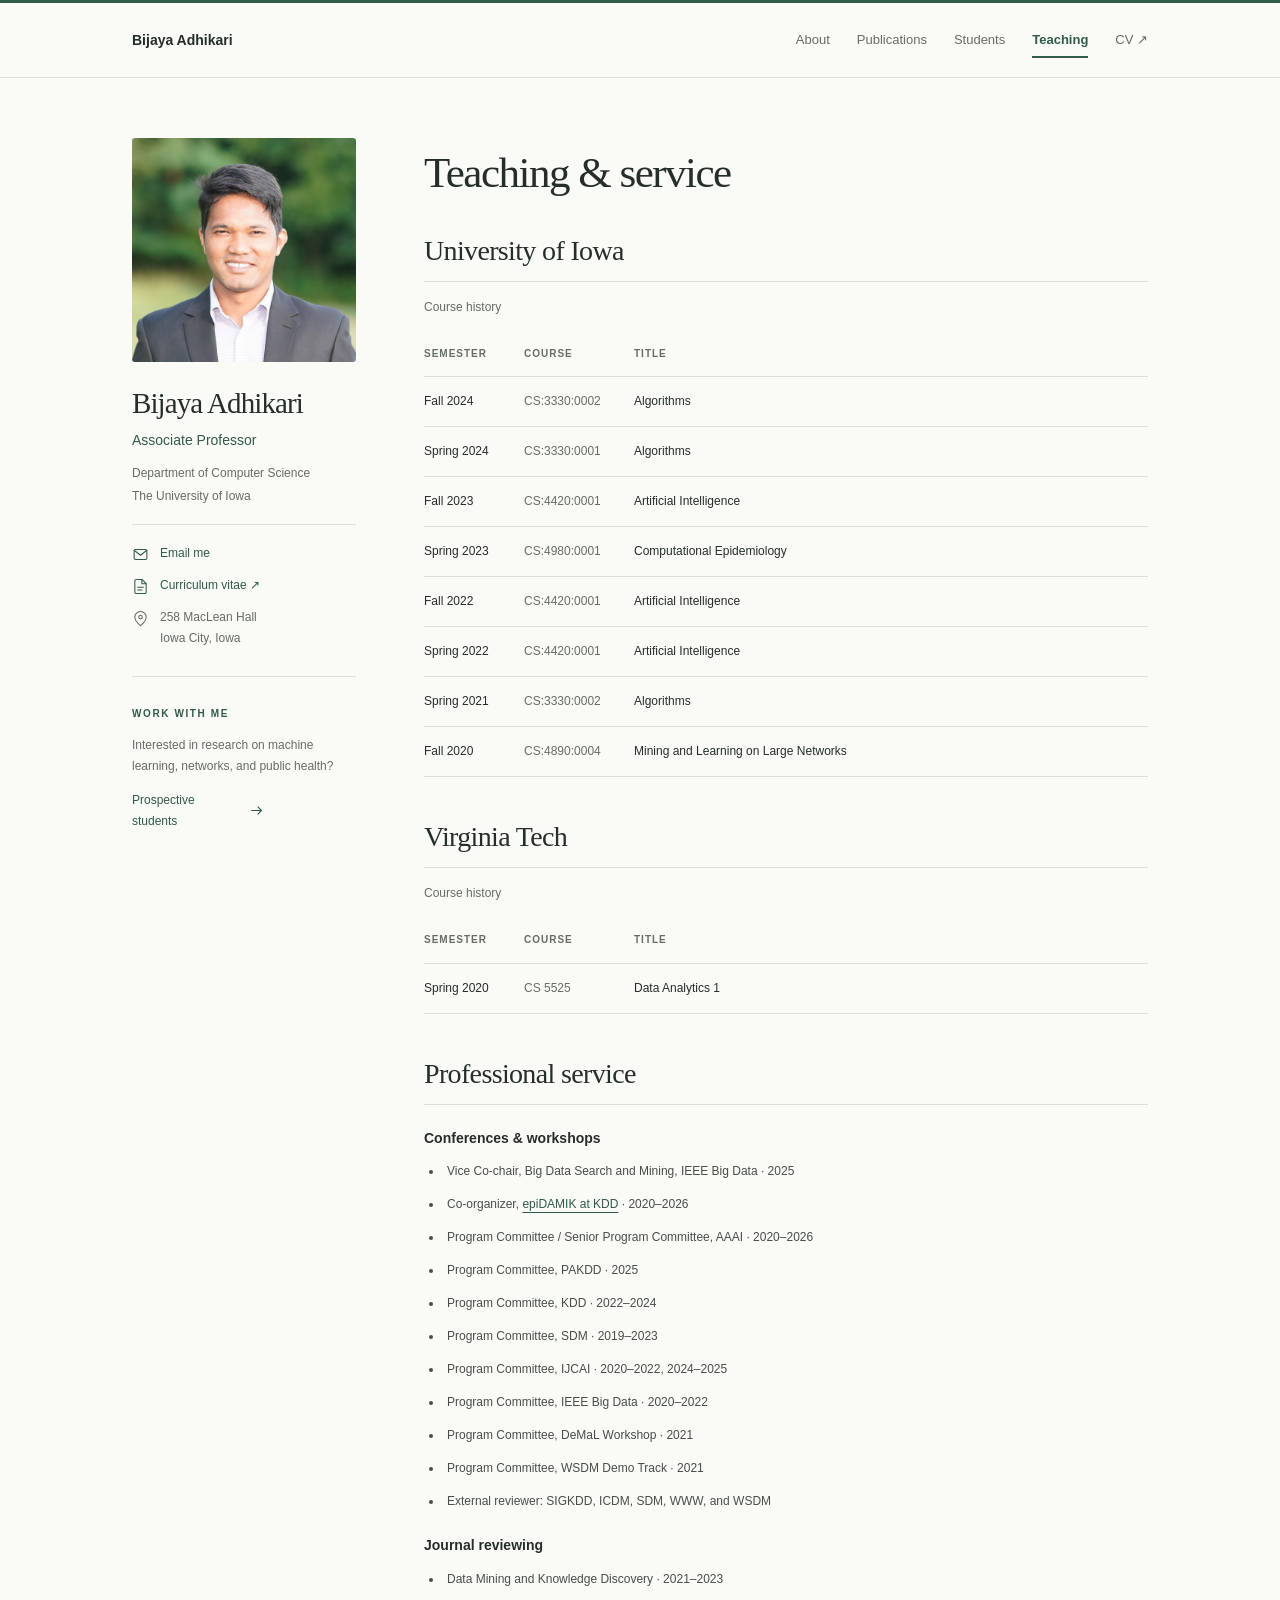
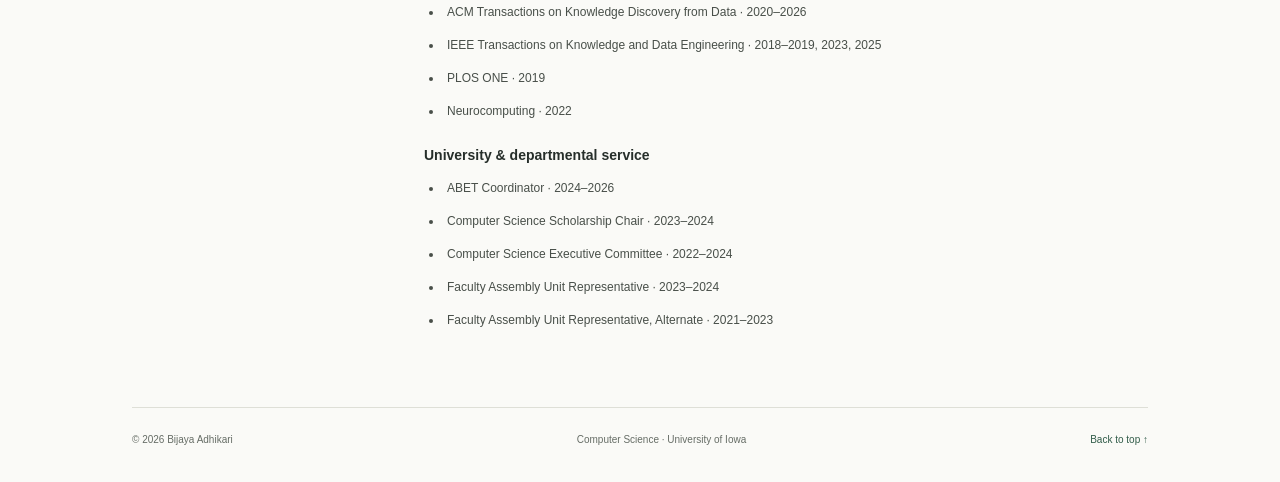
<file: teaching.html>
<!doctype html>
<html lang="en">
<head>
  <meta charset="utf-8">
  <meta name="viewport" content="width=device-width, initial-scale=1">
  <title>Teaching &amp; service · Bijaya Adhikari</title>
  <meta name="description" content="Teaching history and academic service of Bijaya Adhikari at the University of Iowa and Virginia Tech.">
  <meta name="theme-color" content="#fafaf7">
  <link rel="canonical" href="https://bijayaadh.github.io/teaching.html">
  <meta property="og:title" content="Teaching &amp; service · Bijaya Adhikari">
  <meta property="og:description" content="Teaching history and academic service of Bijaya Adhikari at the University of Iowa and Virginia Tech.">
  <meta property="og:type" content="website">
  <meta property="og:image" content="https://bijayaadh.github.io/assets/img/portrait.jpg">
  <link rel="icon" href="assets/img/favicon.svg" type="image/svg+xml">
  <link rel="stylesheet" href="assets/style.css">
</head>
<body>
<a class="skip-link" href="#main">Skip to content</a>
<header class="site-header">
  <div class="header-inner">
    <a class="wordmark" href="index.html" aria-label="Bijaya Adhikari — home"><span>Bijaya Adhikari</span></a>
    <nav aria-label="Main navigation"><a href="index.html">About</a><a href="publications.html">Publications</a><a href="prospective.html">Students</a><a href="teaching.html" aria-current="page">Teaching</a><a href="assets/doc/CV.pdf">CV ↗</a></nav>
  </div>
</header>
<div class="site-layout">
  <aside class="profile" aria-label="Profile and contact">
    <img class="portrait" src="assets/img/portrait.jpg" alt="Bijaya Adhikari" width="440" height="440" fetchpriority="high">
    <div class="profile-details">
      <p class="profile-name">Bijaya Adhikari</p>
      <p class="position">Associate Professor</p>
      <p class="affiliation"><a href="https://cs.uiowa.edu/">Department of Computer Science</a><br><a href="https://uiowa.edu/">The University of Iowa</a></p>
      <div class="profile-links">
        <a href="mailto:bijaya-adhikari@uiowa.edu"><svg class="icon" viewBox="0 0 24 24" fill="none" stroke="currentColor" stroke-width="1.5" stroke-linecap="round" stroke-linejoin="round" aria-hidden="true"><rect x="3" y="5" width="18" height="14" rx="2"/><path d="m3 6 9 7 9-7"/></svg><span>Email me</span></a>
        <a href="assets/doc/CV.pdf"><svg class="icon" viewBox="0 0 24 24" fill="none" stroke="currentColor" stroke-width="1.5" stroke-linecap="round" stroke-linejoin="round" aria-hidden="true"><path d="M14 2H6a2 2 0 0 0-2 2v16a2 2 0 0 0 2 2h12a2 2 0 0 0 2-2V8Z"/><path d="M14 2v6h6M8 13h8M8 17h6"/></svg><span>Curriculum vitae <span aria-hidden="true">↗</span></span></a>
        <span><svg class="icon" viewBox="0 0 24 24" fill="none" stroke="currentColor" stroke-width="1.5" stroke-linecap="round" stroke-linejoin="round" aria-hidden="true"><path d="M20 10c0 6-8 12-8 12S4 16 4 10a8 8 0 1 1 16 0Z"/><circle cx="12" cy="10" r="2.5"/></svg><span>258 MacLean Hall<br>Iowa City, Iowa</span></span>
      </div>
      <div class="sidebar-note"><span class="eyebrow">Work with me</span><p>Interested in research on machine learning, networks, and public health?</p><a class="text-link" href="prospective.html#join">Prospective students <svg class="icon" viewBox="0 0 24 24" fill="none" stroke="currentColor" stroke-width="1.5" stroke-linecap="round" stroke-linejoin="round" aria-hidden="true"><path d="M5 12h14m-5-5 5 5-5 5"/></svg></a></div>
    </div>
  </aside>
  <main id="main" tabindex="-1"><header class="page-intro"><h1>Teaching &amp; service</h1></header>
<section aria-labelledby="iowa-title"><div class="section-heading"><h2 id="iowa-title">University of Iowa</h2></div><table class="course-table"><caption>Course history</caption><thead><tr><th scope="col">Semester</th><th scope="col">Course</th><th scope="col">Title</th></tr></thead><tbody><tr><td>Fall 2024</td><td>CS:3330:0002</td><td>Algorithms</td></tr><tr><td>Spring 2024</td><td>CS:3330:0001</td><td>Algorithms</td></tr><tr><td>Fall 2023</td><td>CS:4420:0001</td><td>Artificial Intelligence</td></tr><tr><td>Spring 2023</td><td>CS:4980:0001</td><td>Computational Epidemiology</td></tr><tr><td>Fall 2022</td><td>CS:4420:0001</td><td>Artificial Intelligence</td></tr><tr><td>Spring 2022</td><td>CS:4420:0001</td><td>Artificial Intelligence</td></tr><tr><td>Spring 2021</td><td>CS:3330:0002</td><td>Algorithms</td></tr><tr><td>Fall 2020</td><td>CS:4890:0004</td><td>Mining and Learning on Large Networks</td></tr></tbody></table></section>
<section aria-labelledby="vt-title"><div class="section-heading"><h2 id="vt-title">Virginia Tech</h2></div><table class="course-table"><caption>Course history</caption><thead><tr><th scope="col">Semester</th><th scope="col">Course</th><th scope="col">Title</th></tr></thead><tbody><tr><td>Spring 2020</td><td>CS 5525</td><td>Data Analytics 1</td></tr></tbody></table></section>
<section aria-labelledby="service-title"><div class="section-heading"><h2 id="service-title">Professional service</h2></div>
<div class="service-group"><h3>Conferences &amp; workshops</h3><ul class="plain-list">
<li>Vice Co-chair, Big Data Search and Mining, IEEE Big Data · 2025</li>
<li>Co-organizer, <a href="https://epidamik.github.io/">epiDAMIK at KDD</a> · 2020–2026</li>
<li>Program Committee / Senior Program Committee, AAAI · 2020–2026</li>
<li>Program Committee, PAKDD · 2025</li>
<li>Program Committee, KDD · 2022–2024</li>
<li>Program Committee, SDM · 2019–2023</li>
<li>Program Committee, IJCAI · 2020–2022, 2024–2025</li>
<li>Program Committee, IEEE Big Data · 2020–2022</li>
<li>Program Committee, DeMaL Workshop · 2021</li>
<li>Program Committee, WSDM Demo Track · 2021</li>
<li>External reviewer: SIGKDD, ICDM, SDM, WWW, and WSDM</li>
</ul></div>
<div class="service-group"><h3>Journal reviewing</h3><ul class="plain-list">
<li>Data Mining and Knowledge Discovery · 2021–2023</li>
<li>ACM Transactions on Knowledge Discovery from Data · 2020–2026</li>
<li>IEEE Transactions on Knowledge and Data Engineering · 2018–2019, 2023, 2025</li>
<li>PLOS ONE · 2019</li>
<li>Neurocomputing · 2022</li>
</ul></div>
<div class="service-group"><h3>University &amp; departmental service</h3><ul class="plain-list">
<li>ABET Coordinator · 2024–2026</li>
<li>Computer Science Scholarship Chair · 2023–2024</li>
<li>Computer Science Executive Committee · 2022–2024</li>
<li>Faculty Assembly Unit Representative · 2023–2024</li>
<li>Faculty Assembly Unit Representative, Alternate · 2021–2023</li>
</ul></div></section></main>
</div>
<footer class="site-footer"><span>© 2026 Bijaya Adhikari</span><span>Computer Science · University of Iowa</span><a href="#main">Back to top ↑</a></footer>
</body>
</html>
</file>
<file: assets/style.css>
:root {
  color-scheme: light;
  --paper: #fafaf7;
  --ink: #262e2a;
  --muted: #666d66;
  --green: #315c49;
  --line: #dedfd7;
  --gold: #a77b30;
  --serif: Georgia, 'Times New Roman', serif;
}
* { box-sizing: border-box; }
html { scroll-behavior: smooth; scroll-padding-top: 32px; }
body { margin: 0; background: var(--paper); color: var(--ink); font-family: -apple-system, BlinkMacSystemFont, 'Segoe UI', sans-serif; font-size: 15px; line-height: 1.75; -webkit-font-smoothing: antialiased; }
a { color: var(--green); text-decoration-thickness: 1px; text-underline-offset: 4px; }
a:hover { color: #172f23; text-decoration: underline; }
a:focus-visible, button:focus-visible, input:focus-visible, select:focus-visible, summary:focus-visible { outline: 2px solid var(--green); outline-offset: 5px; }
::selection { background: #dbe6d9; }
button, input, select { font: inherit; }
button, summary { cursor: pointer; }
[hidden] { display: none !important; }
p { margin: 0 0 17px; }
h1, h2, h3 { line-height: 1.25; }
h1, h2 { font-family: var(--serif); font-weight: 400; }
h1 { margin: 8px 0 23px; font-size: clamp(35px, 4vw, 43px); letter-spacing: -1.5px; }
h2 { margin: 0; font-size: 28px; letter-spacing: -.65px; }
h3 { font-size: 16px; font-weight: 600; }
strong { font-weight: 600; }
.skip-link { position: fixed; top: -80px; left: 20px; background: var(--ink); color: white; padding: 12px 20px; z-index: 10; }
.skip-link:focus { top: 10px; color: white; }
.site-header { border-top: 3px solid var(--green); border-bottom: 1px solid var(--line); }
.header-inner { max-width: 1080px; margin: auto; min-height: 74px; display: flex; align-items: center; justify-content: space-between; gap: 30px; padding: 12px 32px; }
.wordmark { display: inline-block; color: var(--ink); text-decoration: none; font-size: 14px; font-weight: 600; }
.wordmark:hover { text-decoration: none; }
nav { display: flex; align-items: center; gap: 27px; }
nav a { position: relative; padding: 12px 0; font-size: 13px; color: var(--muted); text-decoration: none; }
nav a[aria-current='page'] { color: var(--green); font-weight: 600; }
nav a[aria-current='page']::after { content: ''; position: absolute; bottom: 5px; left: 0; right: 0; height: 2px; background: var(--green); }
.site-layout { max-width: 1080px; margin: 0 auto; padding: 60px 32px 64px; display: grid; grid-template-columns: 224px minmax(0, 1fr); gap: 68px; align-items: start; }
.profile { position: sticky; top: 32px; }
.portrait { display: block; width: 100%; height: auto; aspect-ratio: 1; object-fit: cover; border-radius: 3px; margin-bottom: 23px; }
.profile-name { font-family: var(--serif); font-size: 29px; letter-spacing: -.9px; line-height: 1.25; margin-bottom: 7px; }
.position { color: var(--green); font-size: 14px; font-weight: 500; margin-bottom: 9px; }
.affiliation { font-size: 12px; line-height: 1.9; }
.affiliation a { color: var(--muted); text-decoration: none; }
.affiliation a:hover { text-decoration: underline; }
.profile-links { border-top: 1px solid var(--line); padding-top: 18px; display: grid; gap: 11px; font-size: 12px; }
.profile-links > a, .profile-links > span { display: flex; gap: 11px; align-items: flex-start; text-decoration: none; }
.profile-links > span { color: var(--muted); }
.profile-links > a:hover span { text-decoration: underline; }
.icon { width: 17px; height: 17px; flex: 0 0 17px; margin-top: 3px; }
.sidebar-note { margin-top: 27px; border-top: 1px solid var(--line); padding-top: 22px; }
.eyebrow { font-size: 10px; letter-spacing: 1.6px; text-transform: uppercase; color: var(--muted); font-weight: 600; }
.sidebar-note .eyebrow { color: var(--green); }
.sidebar-note p { margin: 9px 0; font-size: 12px; line-height: 1.75; color: var(--muted); }
.text-link { font-size: 12px; font-weight: 500; text-decoration: none; display: inline-flex; align-items: center; gap: 7px; }
.text-link .icon { width: 15px; margin: 0; }
main { min-width: 0; }
main:focus { outline: none; }
main > section + section { margin-top: 42px; }
.intro > p { color: #484f49; }
.research-areas { display: flex; flex-wrap: wrap; gap: 7px; margin-top: 24px; }
.research-areas span { border: 1px solid #d5ded3; border-radius: 3px; padding: 4px 10px; font-size: 11px; color: var(--green); }
.section-heading { display: flex; justify-content: space-between; align-items: baseline; gap: 16px; border-bottom: 1px solid var(--line); padding-bottom: 13px; margin-bottom: 8px; }
.section-heading .text-link { flex-shrink: 0; }
.news-list { list-style: none; padding: 7px 0 0; margin: 0; }
.news-list li { display: grid; grid-template-columns: 78px minmax(0, 1fr); gap: 16px; margin: 13px 0; font-size: 13px; line-height: 1.65; }
.news-list time { font-size: 11px; color: var(--muted); padding-top: 2px; font-variant-numeric: tabular-nums; }
.highlight { border-left: 3px solid #ad8948; padding: 15px 19px; background: #f0f0e7; margin-top: 23px; }
.highlight-label { font-size: 10px; font-weight: 600; letter-spacing: 1.1px; color: #68542f; }
.highlight p { font-size: 13px; line-height: 1.65; margin: 6px 0 0; }
.publication { padding: 22px 0; border-bottom: 1px solid var(--line); }
.publication:last-child { border-bottom: 0; padding-bottom: 0; }
.publication-meta { display: flex; align-items: center; gap: 10px; margin-bottom: 9px; }
.publication-meta:empty { display: none; }
.venue { color: var(--green); font-size: 10px; font-weight: 600; text-transform: uppercase; letter-spacing: .65px; }
.publication-status { font-size: 10px; color: var(--muted); }
.publication h3 { margin: 0 0 9px; line-height: 1.5; letter-spacing: -.1px; }
.publication-heading { position: relative; display: flex; align-items: flex-start; gap: 10px; margin-bottom: 9px; }
.publication-heading h3 { flex: 1; min-width: 0; margin: 0; }
.publication-recognition { flex: 0 0 36px; margin: -6px 0; }
.publication-recognition summary { display: flex; align-items: center; justify-content: center; width: 36px; height: 36px; padding: 4px; border-radius: 50%; color: #91671e; list-style: none; }
.publication-recognition summary::-webkit-details-marker { display: none; }
.publication-recognition summary::marker { content: ''; }
.publication-recognition summary:hover, .publication-recognition[open] summary { background: #f1e7d3; color: #745015; }
.publication-recognition svg { display: block; width: 28px; height: 28px; fill: #f3e5c5; }
.recognition-note { position: absolute; z-index: 3; top: calc(100% + 6px); right: 0; width: min(280px, calc(100vw - 44px)); padding: 12px 14px; margin: 0; background: var(--paper); border: 1px solid #d9c9a6; border-radius: 5px; box-shadow: 0 5px 16px rgb(38 46 42 / 10%); color: var(--ink); font-size: 12px; line-height: 1.65; font-weight: 400; }
.citation { color: var(--muted); font-size: 12px; line-height: 1.75; margin: 0; }
.citation strong { color: #3e4840; font-weight: 600; }
.citation .student-author { text-decoration: underline; text-decoration-thickness: 1px; text-underline-offset: 3px; }
.resource-links { display: flex; gap: 15px; flex-wrap: wrap; margin-top: 10px; }
.resource-links a { font-size: 11px; font-weight: 500; text-decoration: none; }
.resource-links a:hover { text-decoration: underline; }
.resource-links span { margin-left: 2px; }
.funding-list { padding: 0; margin: 0; list-style: none; }
.funding-list li { display: flex; justify-content: space-between; gap: 22px; padding: 18px 0; border-bottom: 1px solid var(--line); font-size: 12px; }
.funding-list strong { font-size: 13px; }
.funding-list p { margin: 5px 0; line-height: 1.65; }
.funding-list span, .funding-list time { color: var(--muted); font-size: 11px; }
.funding-list time { flex-shrink: 0; margin-top: 2px; }
details { font-size: 12px; margin-top: 18px; }
summary { color: var(--green); padding: 8px 0; }
.plain-list { padding-left: 19px; }
.plain-list li { padding-left: 4px; margin-bottom: 12px; }
.contact-section { padding-top: 28px; border-top: 1px solid var(--line); }
.contact-section h2 { font-size: 25px; margin-bottom: 12px; }
.contact-section p { font-size: 13px; color: var(--muted); }
.contact-section a { overflow-wrap: anywhere; }
.page-intro { margin-bottom: 33px; }
.publication-year { margin-top: 35px; }
.people-grid { display: grid; grid-template-columns: repeat(2, minmax(0, 1fr)); gap: 0 30px; list-style: none; padding: 0; margin: 0; }
.people-grid li { padding: 20px 0; border-bottom: 1px solid var(--line); }
.people-grid h3 { margin: 0 0 5px; font-size: 15px; }
.people-grid a { text-decoration: none; }
.people-grid p { font-size: 12px; color: var(--muted); margin: 0; }
.people-grid .student-note { margin-top: 5px; font-size: 11px; }
.join-section { border-left: 3px solid var(--green); background: #f0f2eb; padding: 26px; }
.join-section h2 { margin-bottom: 18px; }
.join-section p { font-size: 13px; }
.join-section p:last-child { margin-bottom: 0; }
.course-table { width: 100%; border-collapse: collapse; margin-top: 15px; font-size: 12px; }
.course-table caption { text-align: left; color: var(--muted); font-size: 12px; margin-bottom: 13px; }
.course-table th { text-align: left; font-size: 10px; text-transform: uppercase; letter-spacing: 1px; color: var(--muted); }
.course-table td, .course-table th { border-bottom: 1px solid var(--line); padding: 14px 10px 14px 0; vertical-align: top; }
.course-table td:first-child { width: 100px; }
.course-table td:nth-child(2) { width: 110px; color: var(--muted); }
.service-group { margin-top: 25px; }
.service-group h3 { font-weight: 600; font-size: 14px; }
.service-group .plain-list { font-size: 12px; color: #484f49; }
.site-footer { border-top: 1px solid var(--line); max-width: 1016px; margin: 0 auto; padding: 23px 0 33px; display: flex; gap: 20px; justify-content: space-between; font-size: 10px; color: var(--muted); }
.site-footer a { text-decoration: none; }
@media (max-width: 900px) {
  .site-layout { gap: 38px; grid-template-columns: 195px minmax(0, 1fr); padding-top: 42px; }
  .profile-name { font-size: 26px; }
  .site-footer { margin: 0 32px; }
  nav { gap: 20px; }
}
@media (max-width: 650px) {
  body { font-size: 14px; }
  .header-inner { padding: 14px 22px 8px; min-height: 0; flex-direction: column; align-items: stretch; gap: 3px; }
  nav { gap: 17px; justify-content: space-between; flex-wrap: wrap; }
  nav a { font-size: 11px; padding: 10px 0; }
  .site-layout { display: block; padding: 32px 22px 40px; }
  .profile { position: static; display: grid; grid-template-columns: 120px minmax(0, 1fr); gap: 23px; border-bottom: 1px solid var(--line); padding-bottom: 28px; margin-bottom: 32px; }
  .portrait { margin: 0; }
  .profile-name { font-size: 25px; margin-bottom: 5px; }
  .position { font-size: 12px; margin-bottom: 5px; }
  .affiliation { font-size: 10px; margin-bottom: 11px; }
  .profile-links { border: 0; padding: 0; display: flex; flex-wrap: wrap; gap: 10px 16px; font-size: 11px; }
  .profile-links > span { display: none; }
  .profile-links .icon { display: none; }
  .sidebar-note { display: none; }
  .eyebrow { font-size: 9px; letter-spacing: 1.1px; }
  h1 { font-size: 36px; margin-bottom: 18px; }
  h2 { font-size: 25px; }
  main > section + section { margin-top: 35px; }
  .section-heading { gap: 10px; }
  .section-heading .text-link { font-size: 10px; }
  .news-list li { grid-template-columns: 65px minmax(0, 1fr); gap: 11px; font-size: 12px; }
  .news-list time { font-size: 10px; }
  .funding-list li { gap: 12px; }
  .funding-list time { font-size: 10px; }
  .site-footer { margin: 0 22px; flex-wrap: wrap; gap: 8px 20px; }
  .site-footer > span:nth-child(2) { display: none; }
  .course-table td:first-child { width: 76px; }
  .course-table td:nth-child(2) { width: 90px; }
  .course-table { font-size: 11px; }
}
@media (max-width: 370px) {
  .header-inner { padding-inline: 16px; }
  nav { gap: 12px; }
  .site-layout { padding-inline: 16px; }
  .profile { grid-template-columns: 95px minmax(0, 1fr); gap: 18px; }
  .profile-name { font-size: 23px; }
  .section-heading h2 { font-size: 23px; }
  .people-grid { grid-template-columns: 1fr; }
}
@media (prefers-reduced-motion: reduce) {
  html { scroll-behavior: auto; }
}
@media print {
  body { background: white; font-size: 11pt; color: black; }
  .site-header, .sidebar-note, .skip-link, .site-footer, .section-heading .text-link { display: none !important; }
  .site-layout { display: block; padding: 0; max-width: none; }
  .profile { position: static; display: flex; gap: 24px; margin-bottom: 30px; }
  .portrait { width: 120px; height: 120px; }
  .profile-links { display: none; }
  .publication, .funding-list li, .people-grid li { break-inside: avoid; }
  a { color: inherit; }
}
</file>
<file: tutorials/aaai27-submodular-optimization/tutorial.css>
.tutorial-main { max-width: 1080px; margin: 0 auto; padding: 0 32px 64px; }
.tutorial-main > section + section { margin-top: 38px; }
.tutorial-main h2 { margin-bottom: 18px; font-size: 28px; }
.tutorial-main p, .tutorial-main li { font-size: 14px; color: #484f49; }
.tutorial-hero { padding: 48px 0 30px; border-bottom: 1px solid var(--line); }
.tutorial-hero .eyebrow { color: var(--green); font-size: 11px; letter-spacing: 1.8px; }
.tutorial-hero .eyebrow a { text-decoration: none; }
.tutorial-hero .eyebrow span { display: inline-block; margin: 0 13px; color: #a7aaa0; }
.tutorial-hero h1 { font-size: clamp(40px, 5.2vw, 60px); letter-spacing: -2px; line-height: 1.12; margin: 24px 0; max-width: 860px; }
.tutorial-byline { display: flex; flex-wrap: wrap; gap: 8px 18px; margin-bottom: 0; }
.tutorial-byline a { font-weight: 600; text-decoration: none; }
.tutorial-byline span { color: var(--muted); }
.tutorial-objectives, .tutorial-program, .tutorial-readings { padding-left: 22px; margin: 0; }
.tutorial-objectives li { padding-left: 4px; margin-bottom: 8px; }
.tutorial-program li { padding-left: 4px; margin-bottom: 14px; }
.tutorial-readings li { padding-left: 4px; margin-bottom: 18px; }
.reading-title { font-weight: 600; text-decoration: none; }
.reading-title:hover { text-decoration: underline; }
.tutorial-readings p { margin: 4px 0 0; font-size: 12px; color: var(--muted); }
.reading-version { color: var(--muted); }
#presenter { border-top: 1px solid var(--line); padding-top: 30px; }
.tutorial-presenter { display: grid; grid-template-columns: 170px minmax(0, 1fr); gap: 35px; align-items: start; }
.tutorial-presenter img { display: block; width: 100%; height: auto; aspect-ratio: 1; object-fit: cover; border-radius: 3px; }
.tutorial-presenter h2 { margin: 0 0 8px; }
.tutorial-presenter .presenter-affiliation { color: var(--green); font-size: 12px; }
.presenter-links { display: flex; flex-wrap: wrap; gap: 8px 25px; font-size: 12px; overflow-wrap: anywhere; }
@media (max-width: 700px) {
  .tutorial-main { padding: 0 22px 40px; }
  .tutorial-main > section + section { margin-top: 30px; }
  .tutorial-hero { padding: 32px 0 25px; }
  .tutorial-hero h1 { font-size: clamp(34px, 7vw, 45px); letter-spacing: -1.2px; }
  .tutorial-main h2 { font-size: 26px; }
  .tutorial-presenter { grid-template-columns: 110px minmax(0, 1fr); gap: 24px; }
}
@media (max-width: 450px) {
  .tutorial-presenter { display: block; }
  .tutorial-presenter img { width: 130px; margin-bottom: 22px; }
  .tutorial-hero .eyebrow { font-size: 10px; }
  .tutorial-hero .eyebrow span { margin: 0 8px; }
}
@media print {
  .tutorial-main { max-width: none; padding: 0; }
  .tutorial-hero { padding-top: 0; }
  .tutorial-main > section + section { margin-top: 24px; }
  .tutorial-program li, .tutorial-readings li, .tutorial-presenter { break-inside: avoid; }
}
</file>
